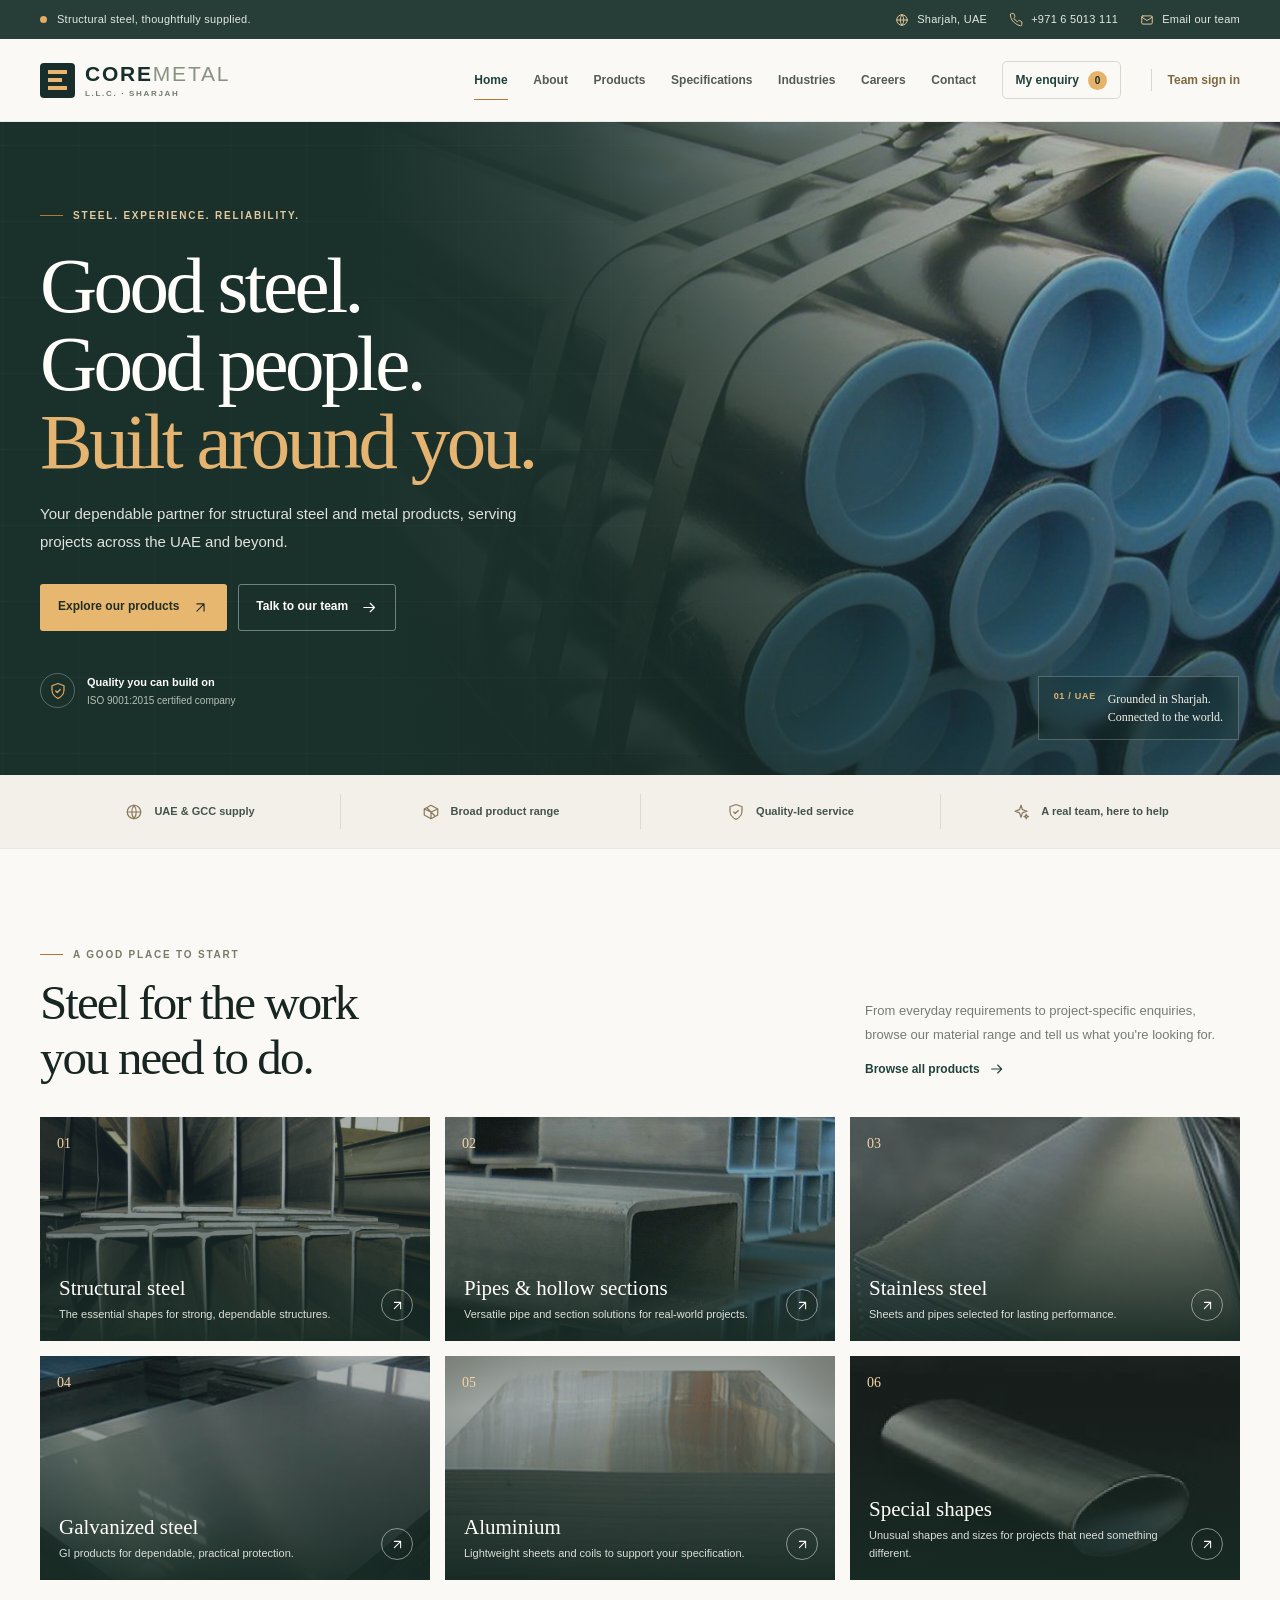
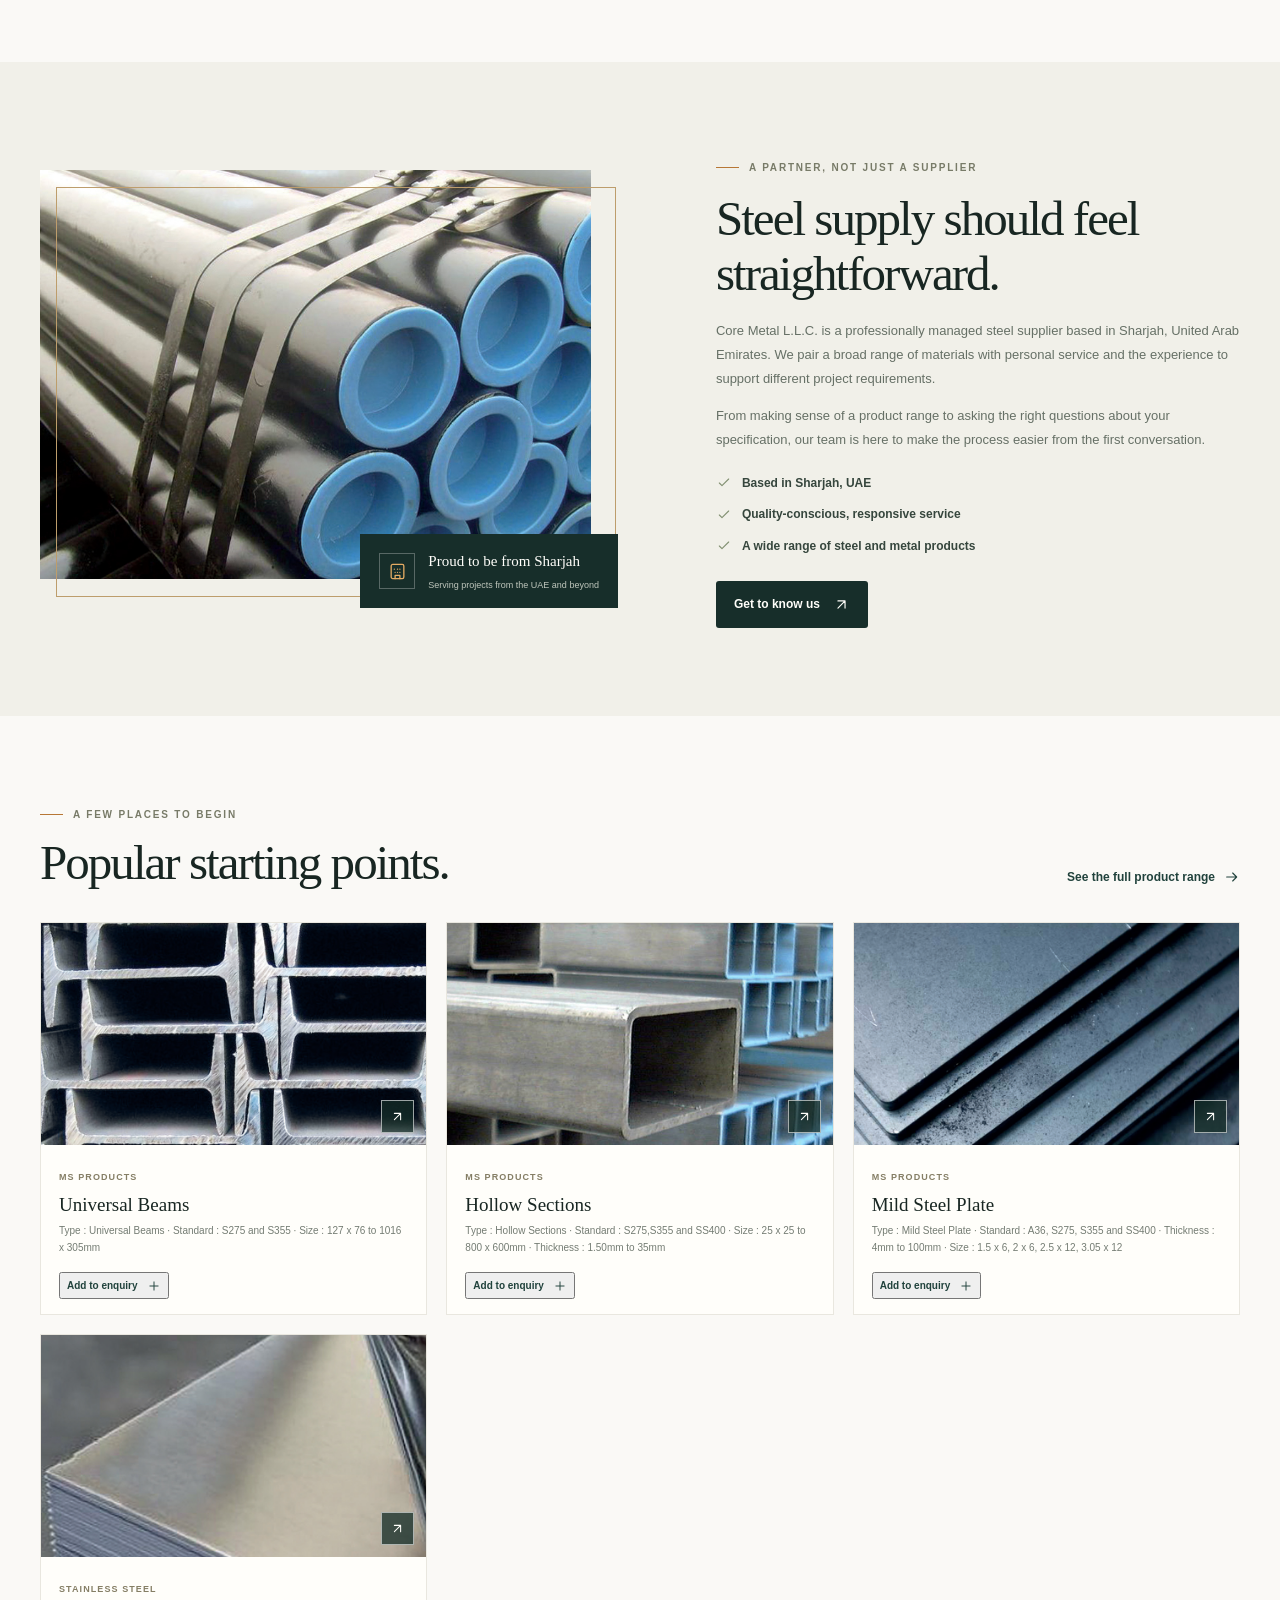
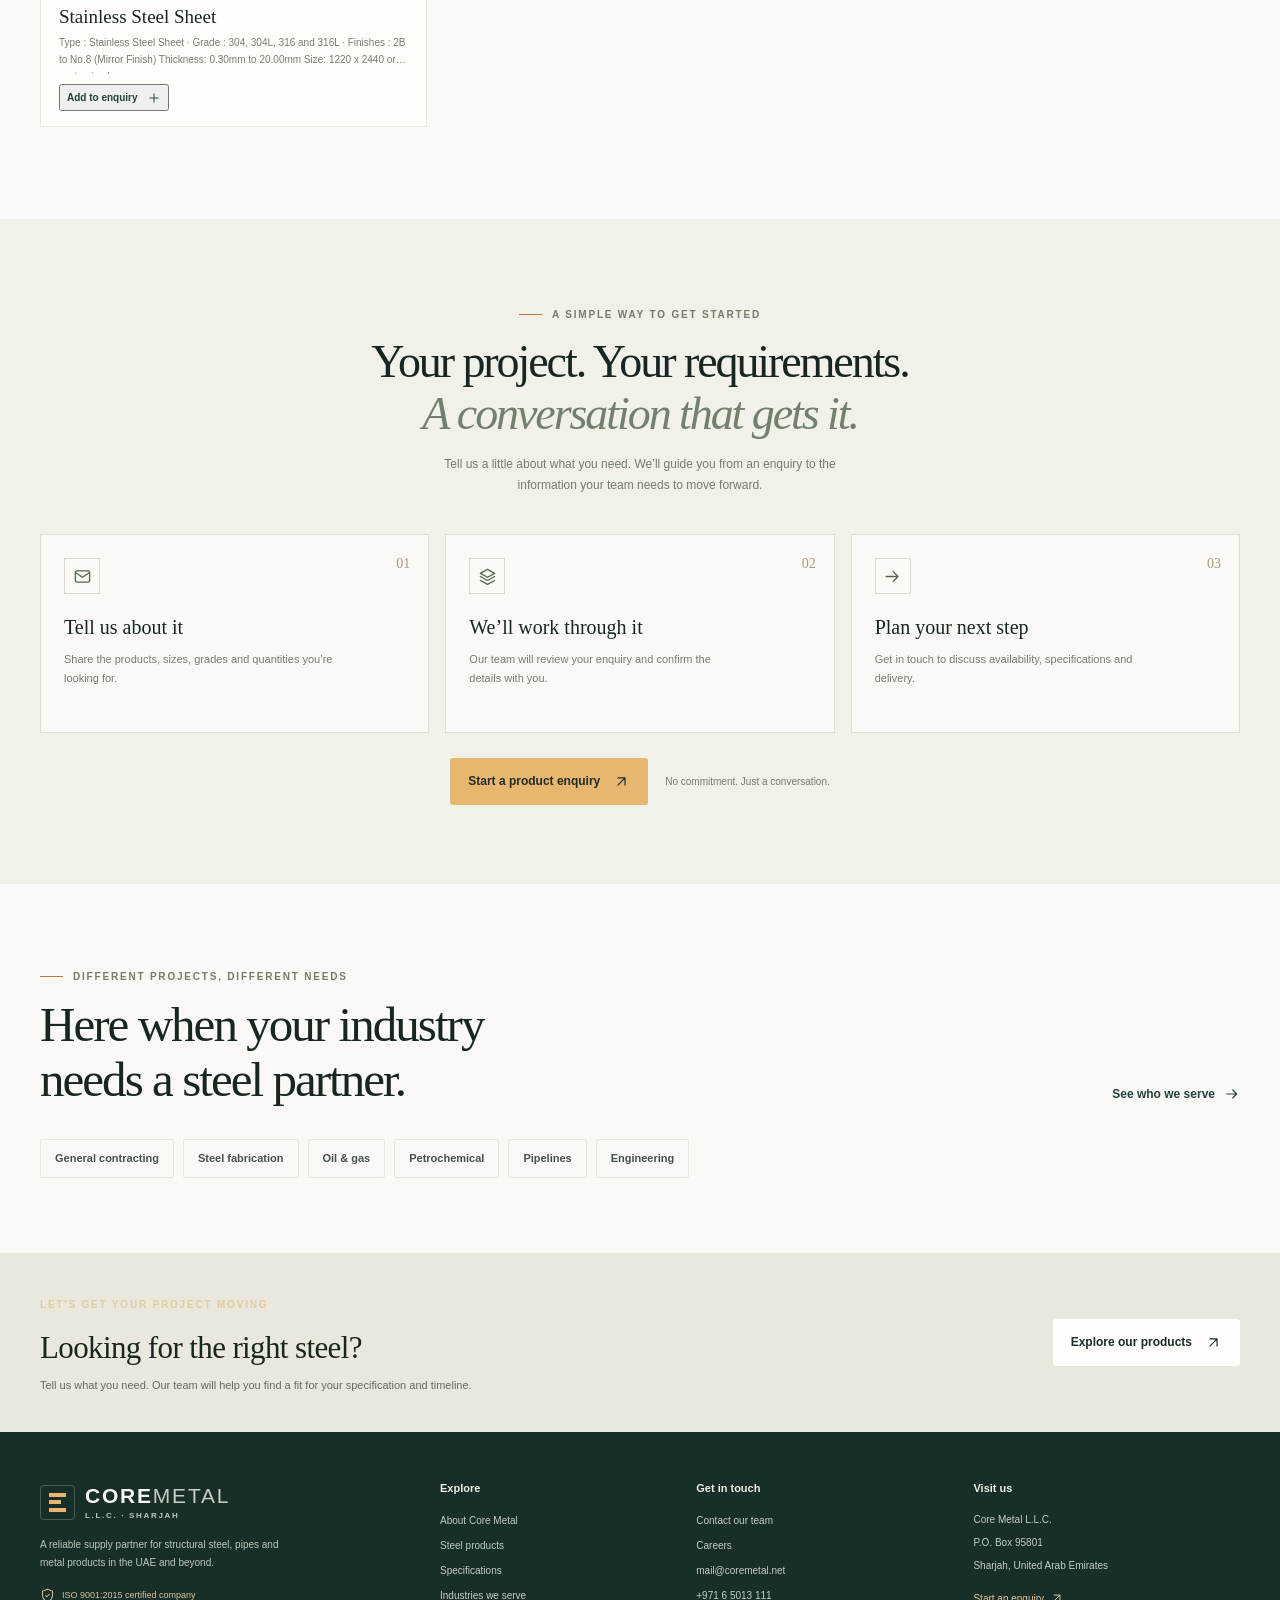
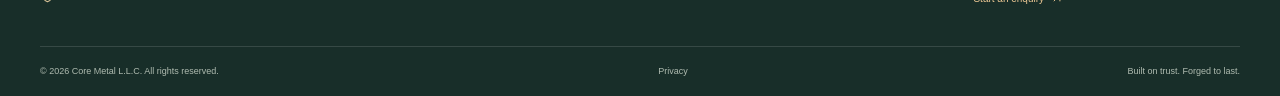
<file: index.html>
<!doctype html>
<html lang="en">
  <head>
    <meta charset="utf-8">
    <meta name="viewport" content="width=device-width, initial-scale=1">
    <meta name="theme-color" content="#faf9f6">
    <meta name="description" content="Your dependable steel supply partner in the UAE. Explore structural steel, pipes, stainless steel, aluminium and galvanized products from Core Metal L.L.C, Sharjah.">
    <title>Core Metal | Steel, supplied with confidence</title>
    <link rel="icon" href="assets/favicon.svg" type="image/svg+xml">
    <link rel="stylesheet" href="styles.css">
    <script src="assets/config.js" defer></script>
    <script src="app.js" defer></script>
  </head>
  <body><div id="site" data-page="home"></div></body>
</html>
</file>
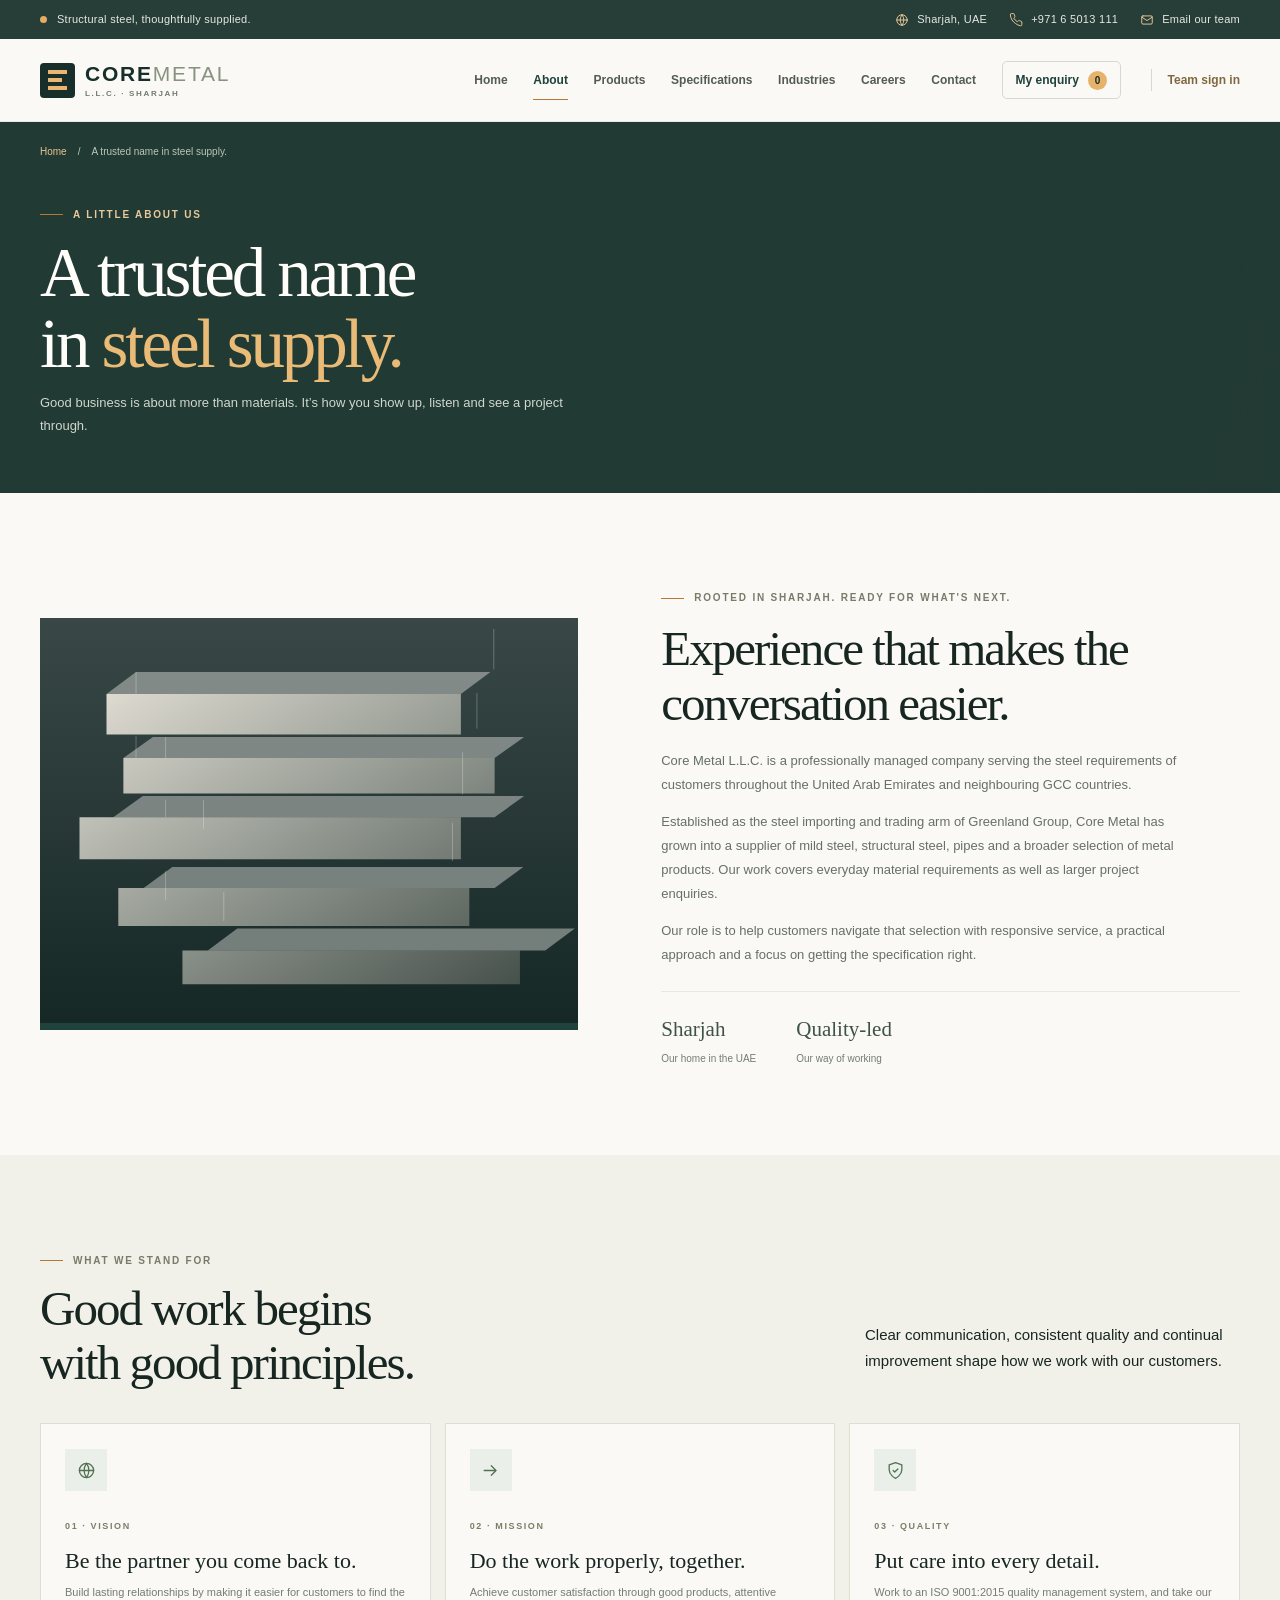
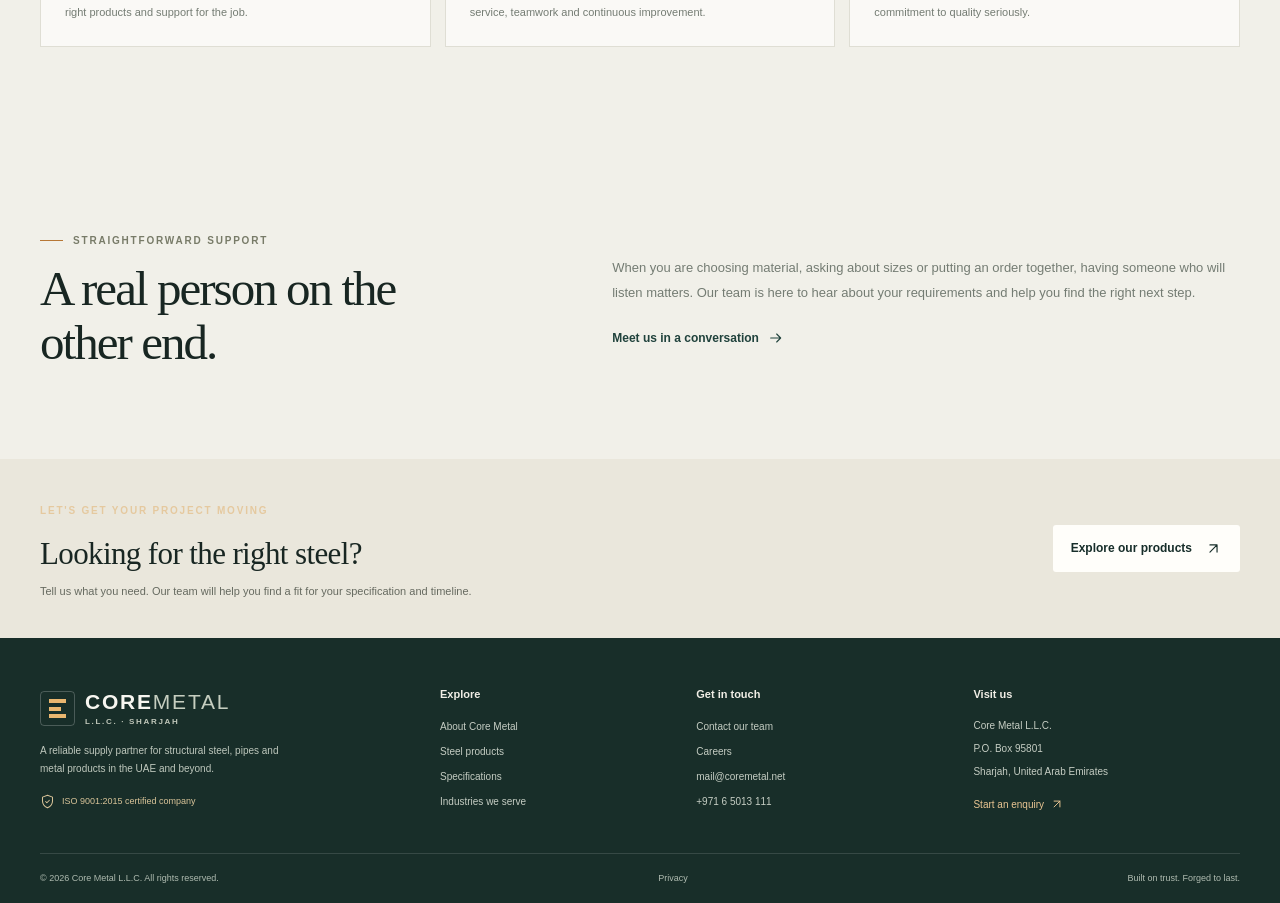
<file: about.html>
<!doctype html>
<html lang="en">
  <head>
    <meta charset="utf-8">
    <meta name="viewport" content="width=device-width, initial-scale=1">
    <meta name="theme-color" content="#faf9f6">
    <meta name="description" content="Meet Core Metal L.L.C., a Sharjah-based UAE steel supplier built around quality, responsive service and long-term customer relationships.">
    <title>About us | Core Metal</title>
    <link rel="icon" href="assets/favicon.svg" type="image/svg+xml">
    <link rel="stylesheet" href="styles.css">
    <script src="assets/config.js" defer></script>
    <script src="app.js" defer></script>
  </head>
  <body><div id="site" data-page="about"></div></body>
</html>
</file>
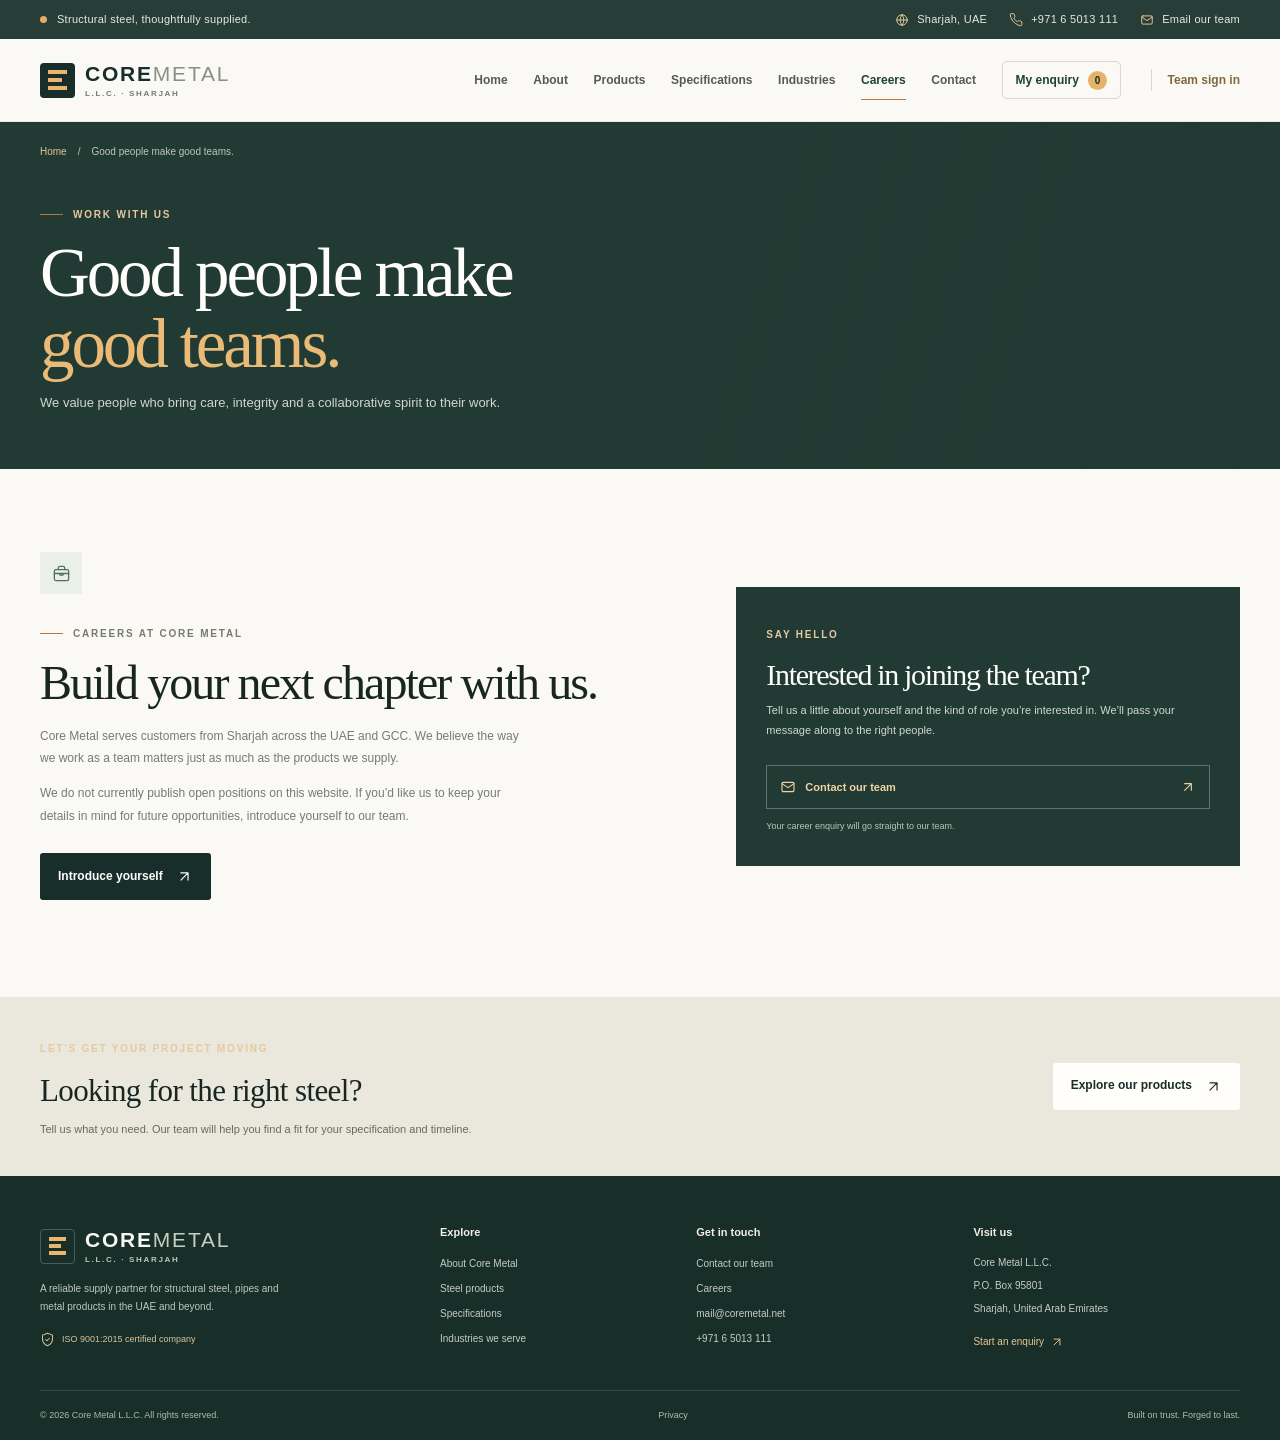
<file: careers.html>
<!doctype html>
<html lang="en">
  <head>
    <meta charset="utf-8">
    <meta name="viewport" content="width=device-width, initial-scale=1">
    <meta name="theme-color" content="#faf9f6">
    <meta name="description" content="Find out about careers at Core Metal L.L.C in Sharjah, UAE.">
    <title>Careers | Core Metal</title>
    <link rel="icon" href="assets/favicon.svg" type="image/svg+xml">
    <link rel="stylesheet" href="styles.css">
    <script src="assets/config.js" defer></script>
    <script src="app.js" defer></script>
  </head>
  <body><div id="site" data-page="careers"></div></body>
</html>
</file>
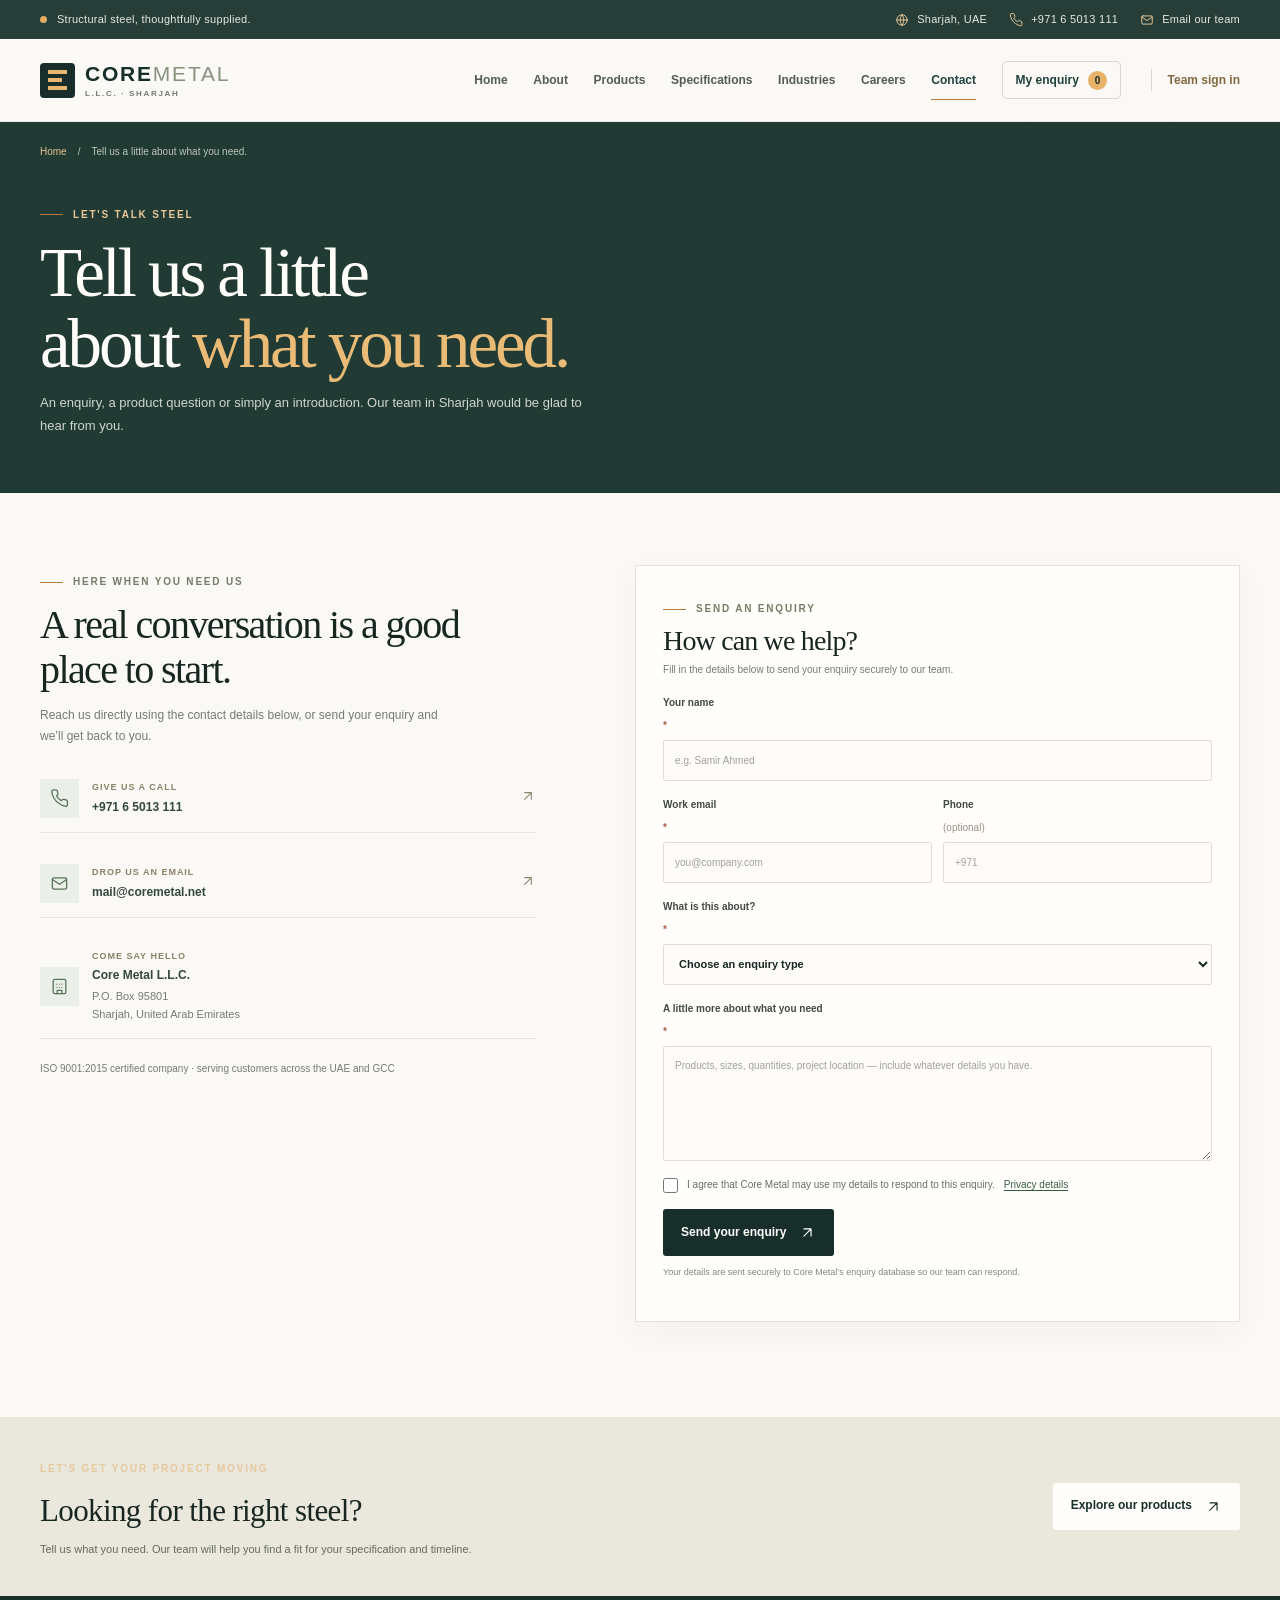
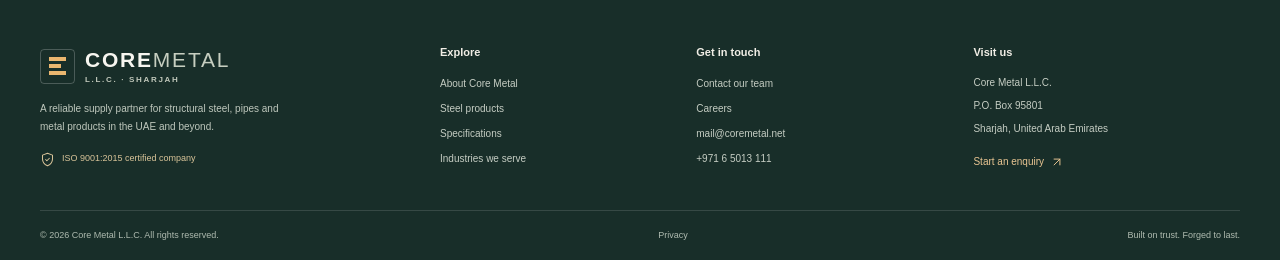
<file: contact.html>
<!doctype html>
<html lang="en">
  <head>
    <meta charset="utf-8">
    <meta name="viewport" content="width=device-width, initial-scale=1">
    <meta name="theme-color" content="#faf9f6">
    <meta name="description" content="Contact Core Metal L.L.C in Sharjah, UAE. Call +971 6 5013 111 or email mail@coremetal.net for assistance or a steel quotation.">
    <title>Contact us | Core Metal</title>
    <link rel="icon" href="assets/favicon.svg" type="image/svg+xml">
    <link rel="stylesheet" href="styles.css">
    <script src="assets/config.js" defer></script>
    <script src="app.js" defer></script>
  </head>
  <body><div id="site" data-page="contact"></div></body>
</html>
</file>
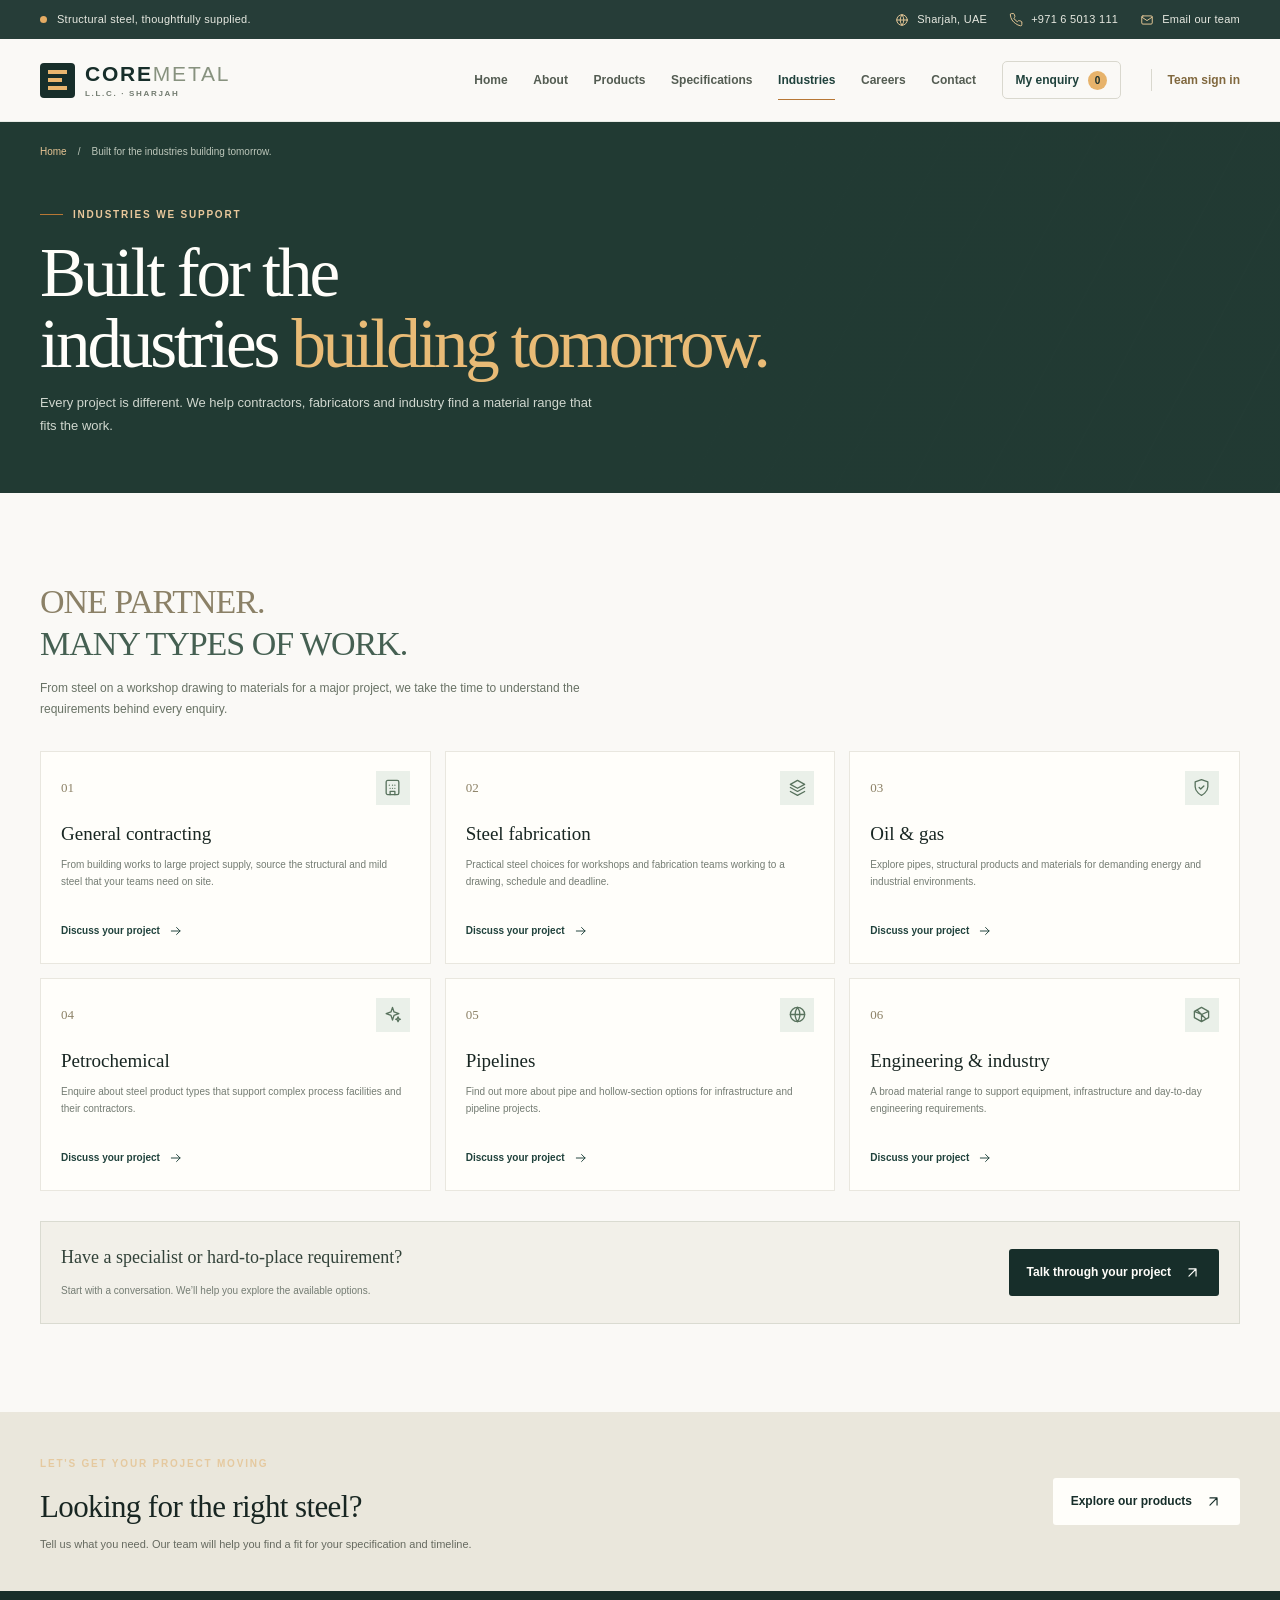
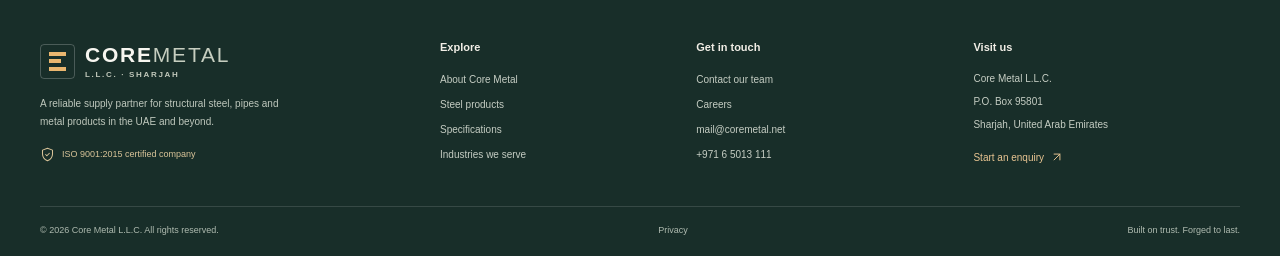
<file: industries.html>
<!doctype html>
<html lang="en">
  <head>
    <meta charset="utf-8">
    <meta name="viewport" content="width=device-width, initial-scale=1">
    <meta name="theme-color" content="#faf9f6">
    <meta name="description" content="Explore steel supply for contracting, fabrication, pipelines, oil and gas, and petrochemical industries from Core Metal L.L.C.">
    <title>Industries | Core Metal</title>
    <link rel="icon" href="assets/favicon.svg" type="image/svg+xml">
    <link rel="stylesheet" href="styles.css">
    <script src="assets/config.js" defer></script>
    <script src="app.js" defer></script>
  </head>
  <body><div id="site" data-page="industries"></div></body>
</html>
</file>
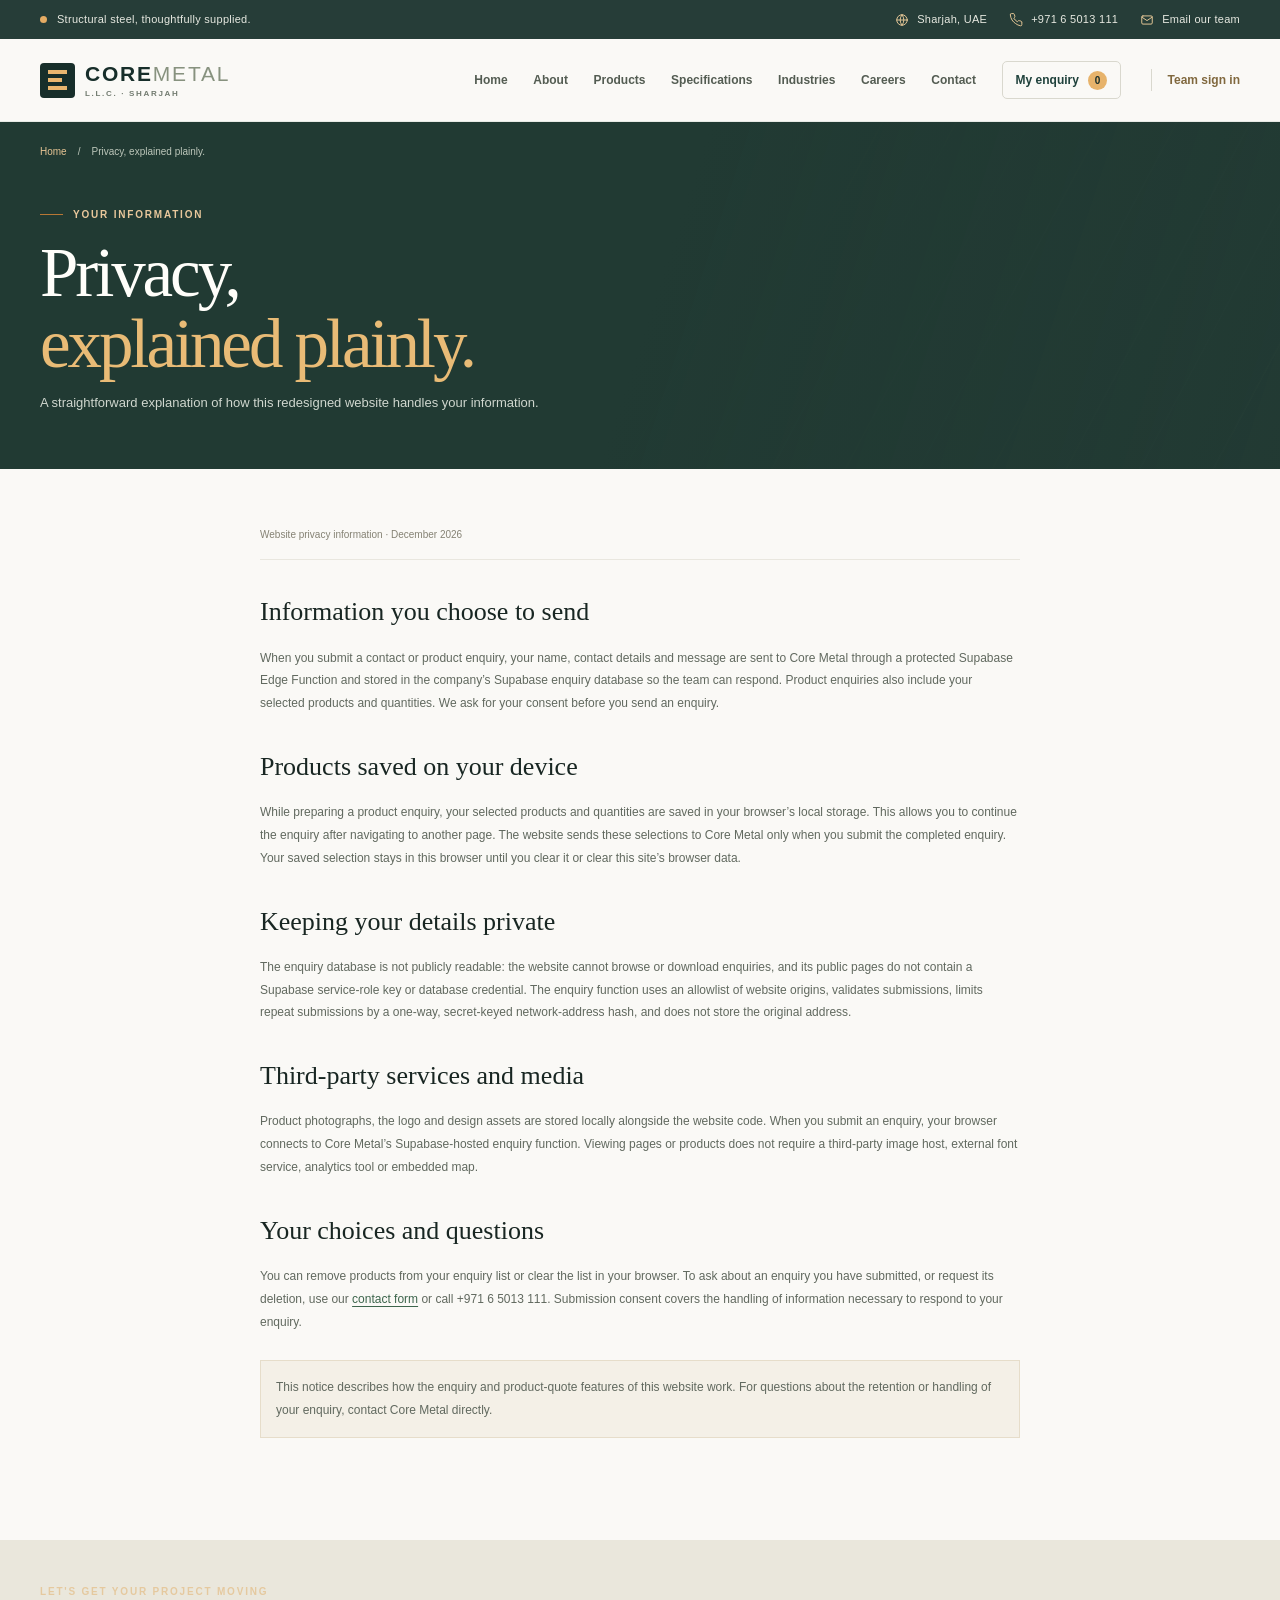
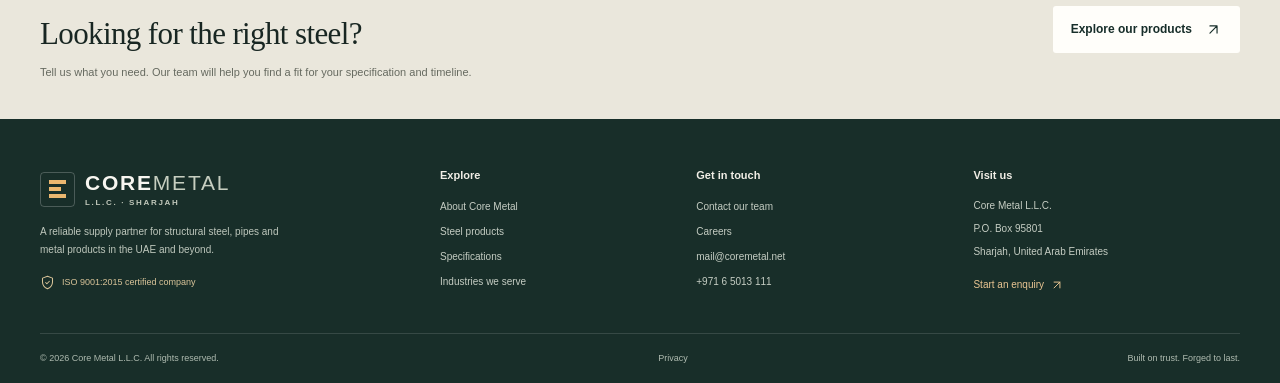
<file: privacy.html>
<!doctype html>
<html lang="en">
  <head>
    <meta charset="utf-8">
    <meta name="viewport" content="width=device-width, initial-scale=1">
    <meta name="theme-color" content="#faf9f6">
    <meta name="description" content="Learn how Core Metal L.L.C handles enquiries and personal information on its website.">
    <title>Privacy | Core Metal</title>
    <link rel="icon" href="assets/favicon.svg" type="image/svg+xml">
    <link rel="stylesheet" href="styles.css">
    <script src="assets/config.js" defer></script>
    <script src="app.js" defer></script>
  </head>
  <body><div id="site" data-page="privacy"></div></body>
</html>
</file>
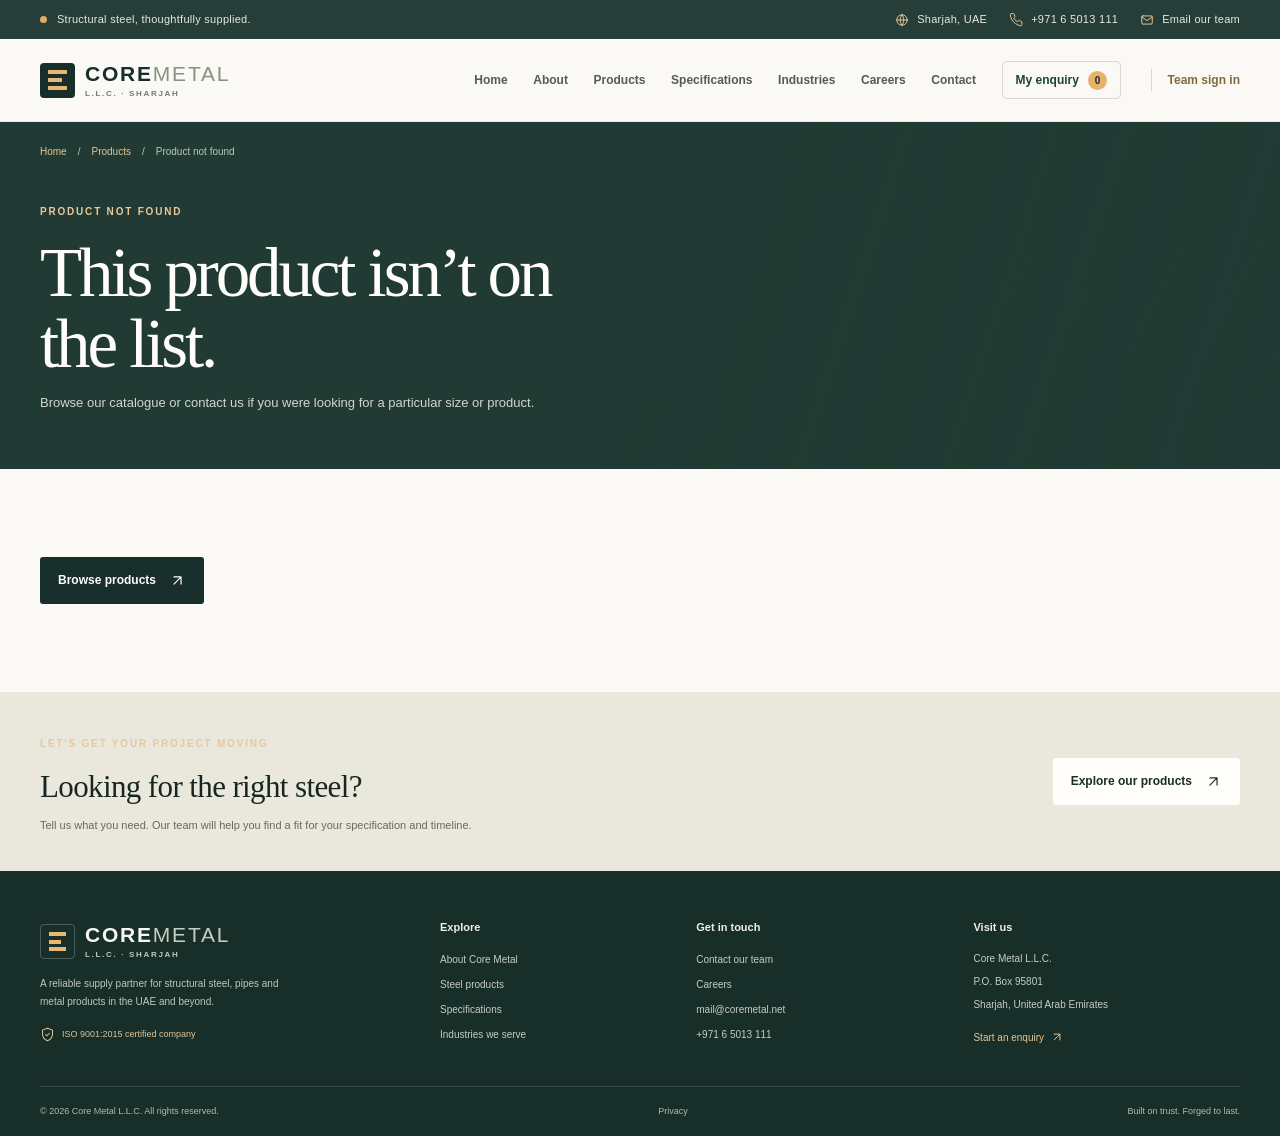
<file: product.html>
<!doctype html>
<html lang="en">
  <head>
    <meta charset="utf-8">
    <meta name="viewport" content="width=device-width, initial-scale=1">
    <meta name="theme-color" content="#faf9f6">
    <meta name="description" content="View steel and metal product information from Core Metal L.L.C., Sharjah, UAE.">
    <title>Product details | Core Metal</title>
    <link rel="icon" href="assets/favicon.svg" type="image/svg+xml">
    <link rel="stylesheet" href="styles.css">
    <script src="assets/config.js" defer></script>
    <script src="app.js" defer></script>
  </head>
  <body><div id="site" data-page="product"></div></body>
</html>
</file>
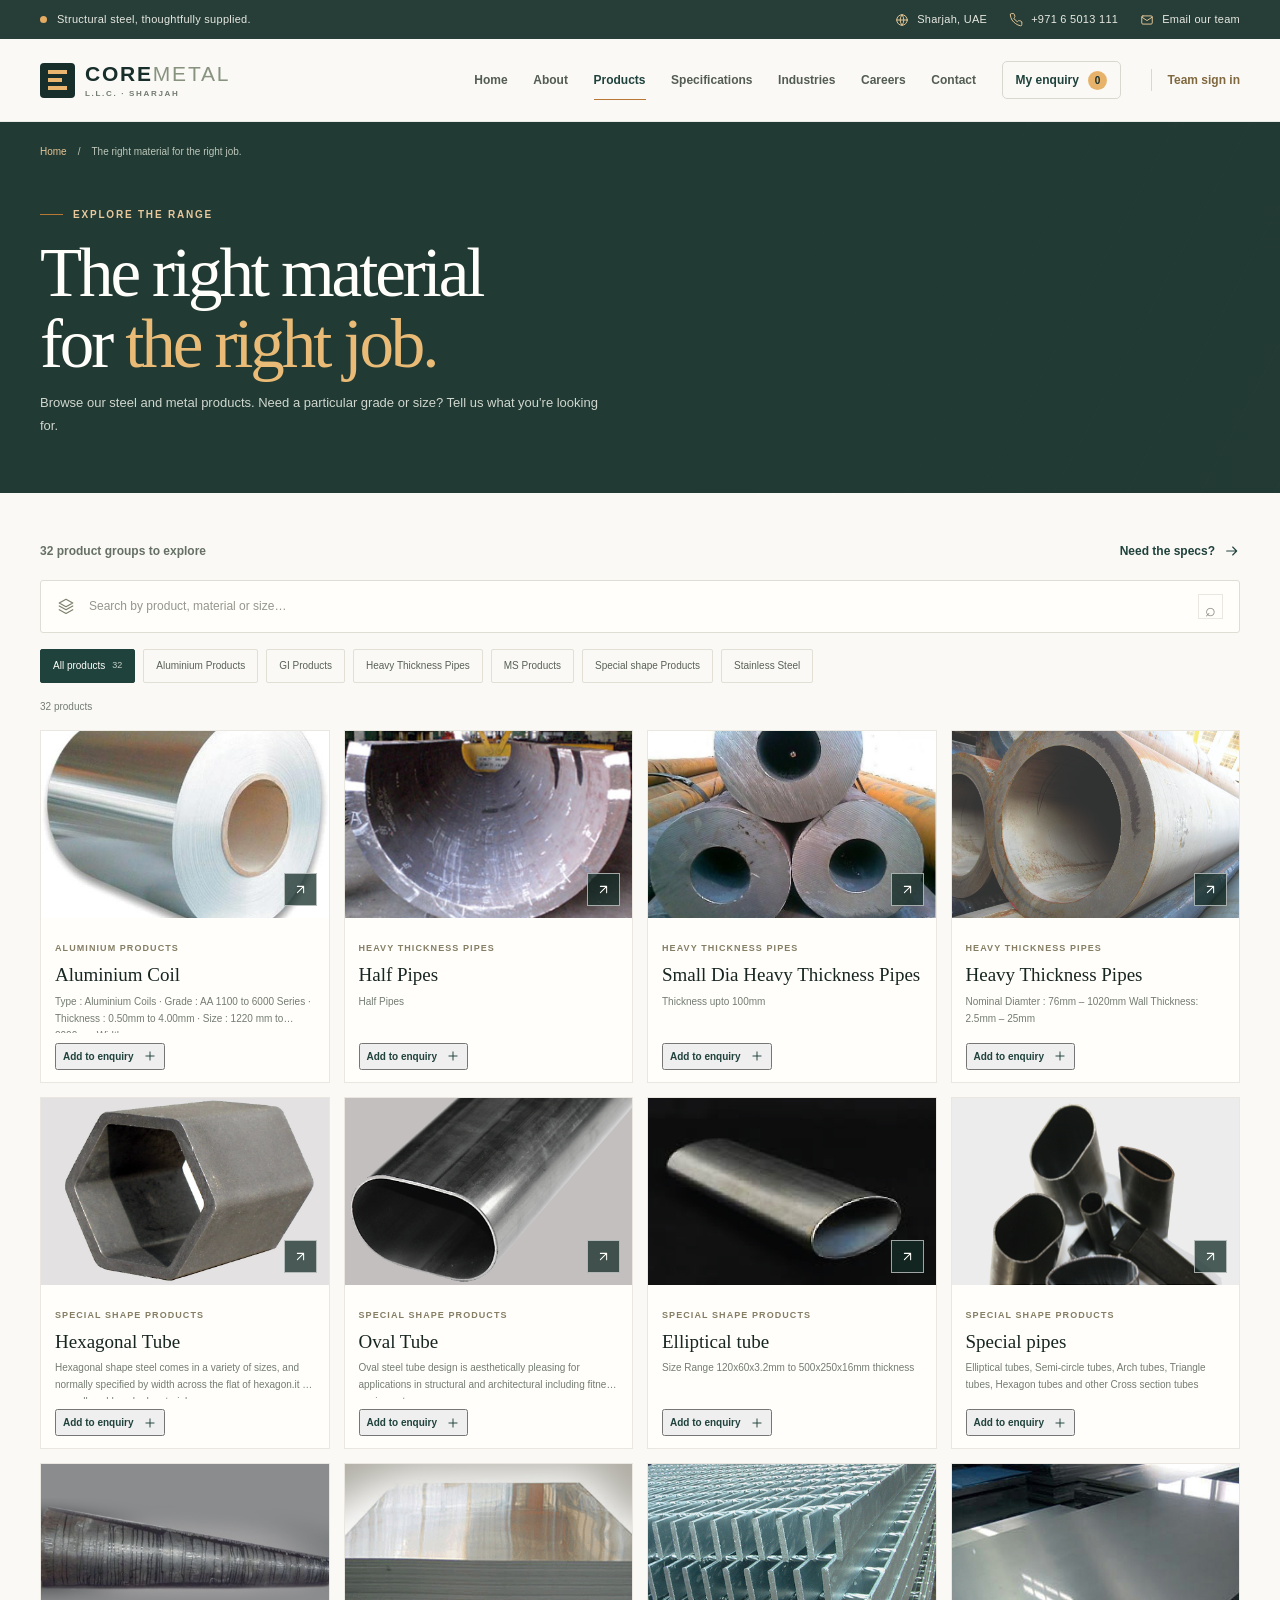
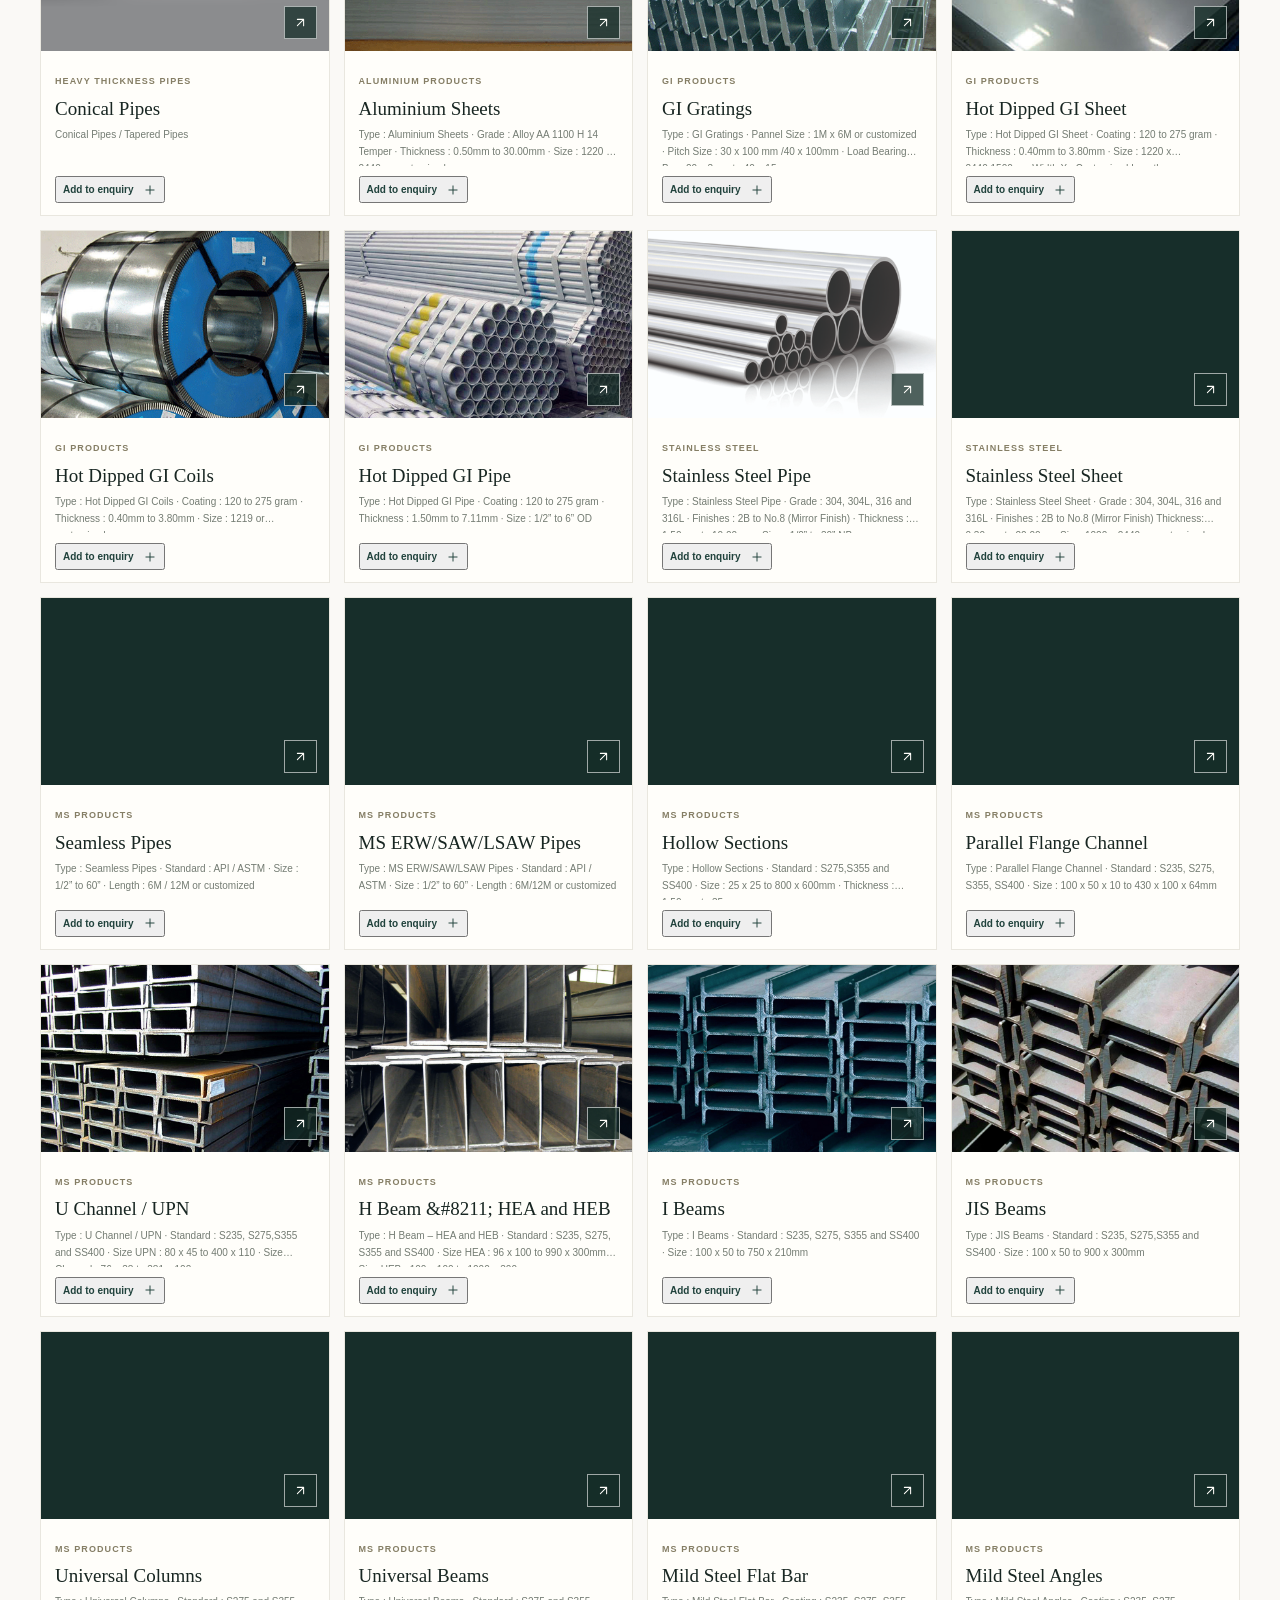
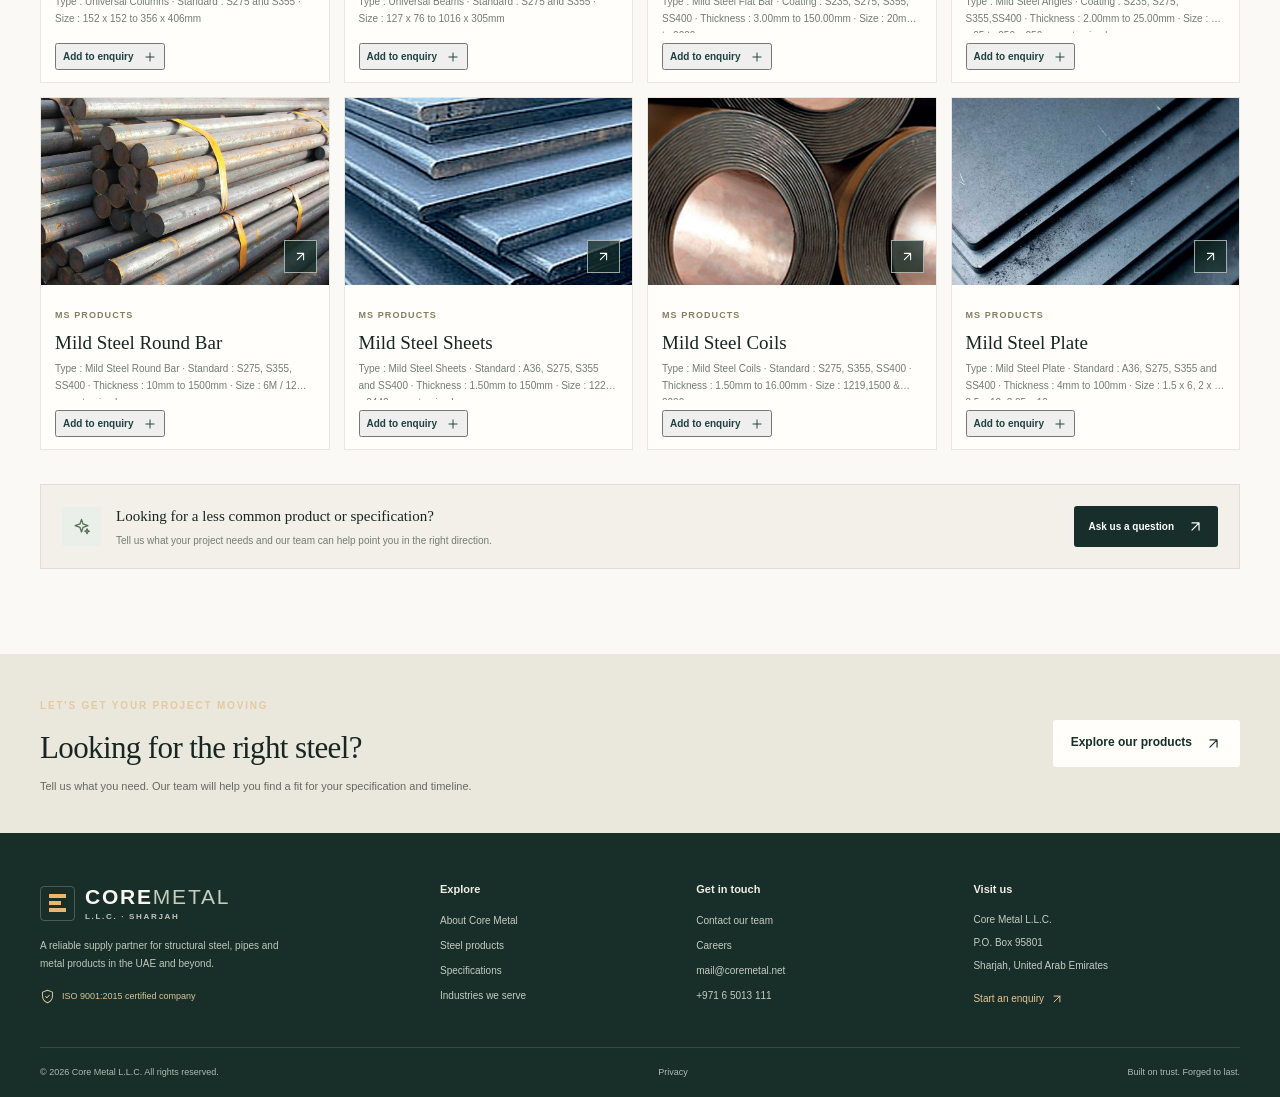
<file: products.html>
<!doctype html>
<html lang="en">
  <head>
    <meta charset="utf-8">
    <meta name="viewport" content="width=device-width, initial-scale=1">
    <meta name="theme-color" content="#faf9f6">
    <meta name="description" content="Browse mild steel, structural steel, pipes, stainless steel, galvanized steel, aluminium and special-shape products from Core Metal in the UAE.">
    <title>Steel products | Core Metal</title>
    <link rel="icon" href="assets/favicon.svg" type="image/svg+xml">
    <link rel="stylesheet" href="styles.css">
    <script src="assets/config.js" defer></script>
    <script src="app.js" defer></script>
  </head>
  <body><div id="site" data-page="products"></div></body>
</html>
</file>
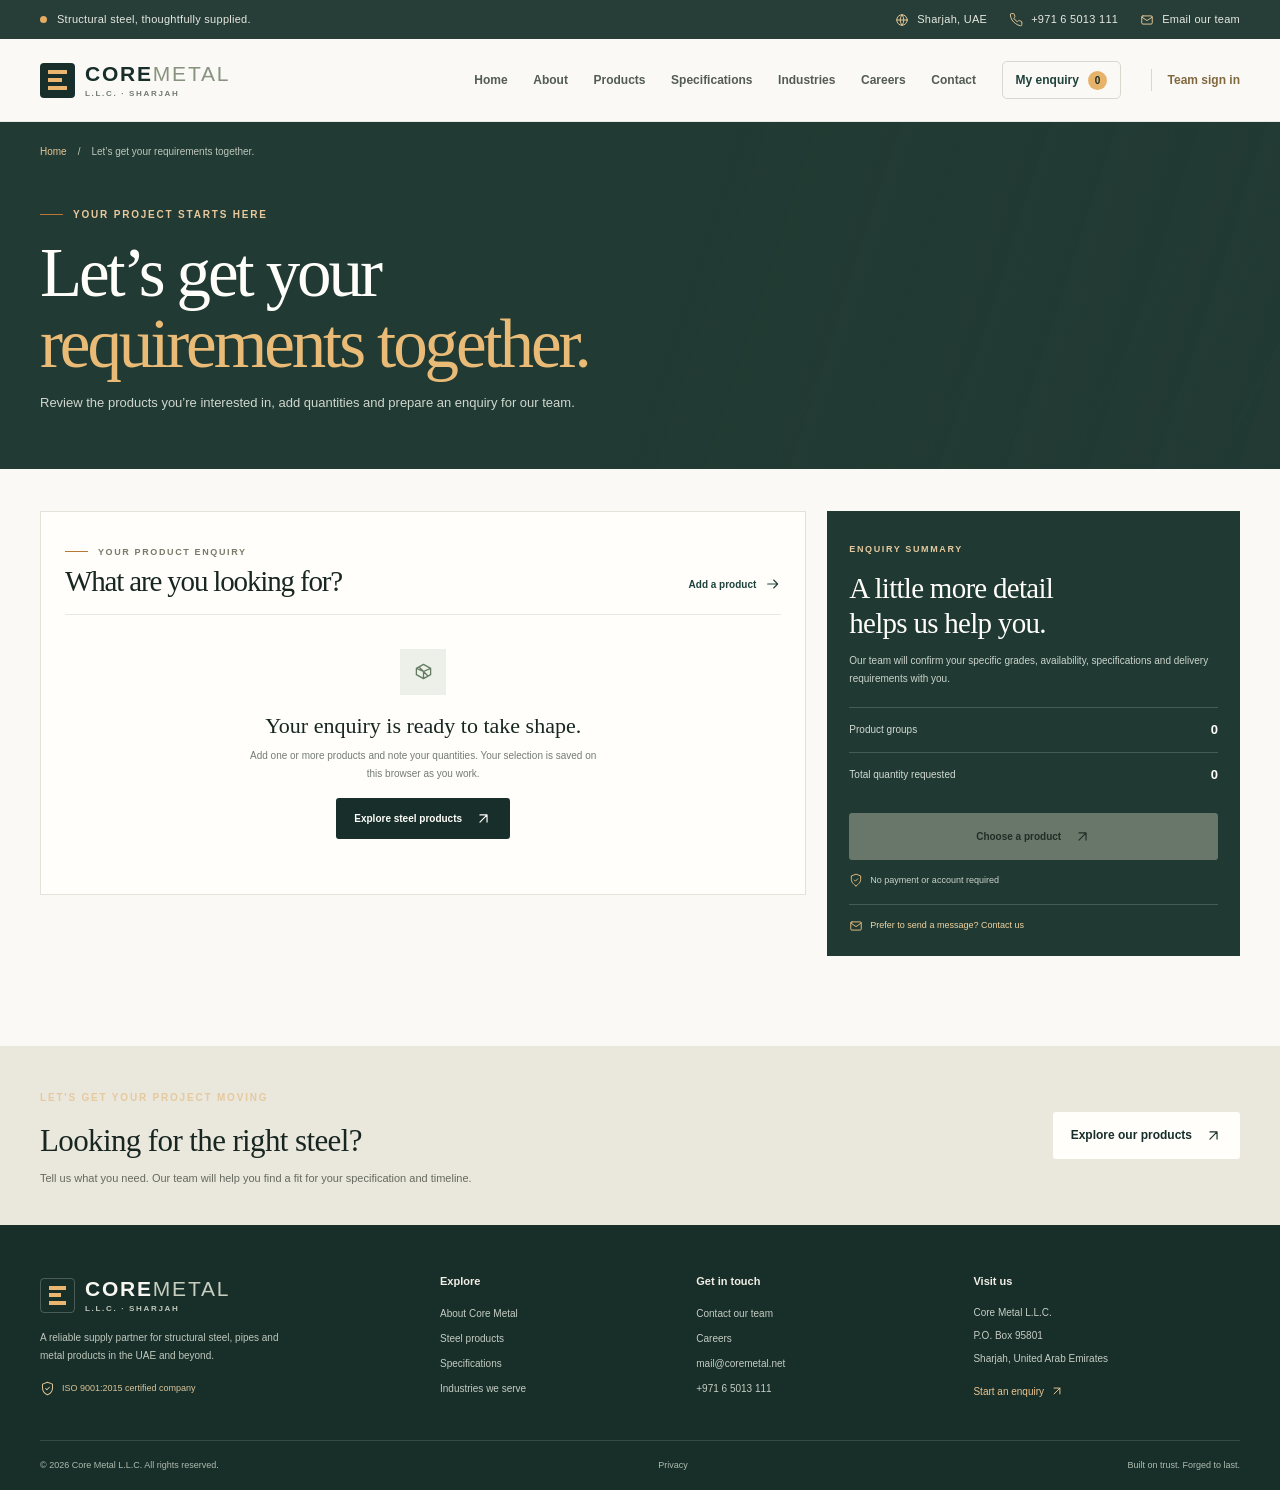
<file: quote.html>
<!doctype html>
<html lang="en">
  <head>
    <meta charset="utf-8">
    <meta name="viewport" content="width=device-width, initial-scale=1">
    <meta name="theme-color" content="#faf9f6">
    <meta name="description" content="Prepare a steel enquiry for Core Metal L.L.C. Select products, enter quantities and send your requirements to our Sharjah team.">
    <title>Request a quotation | Core Metal</title>
    <link rel="icon" href="assets/favicon.svg" type="image/svg+xml">
    <link rel="stylesheet" href="styles.css">
    <script src="assets/config.js" defer></script>
    <script src="app.js" defer></script>
  </head>
  <body><div id="site" data-page="quote"></div></body>
</html>
</file>
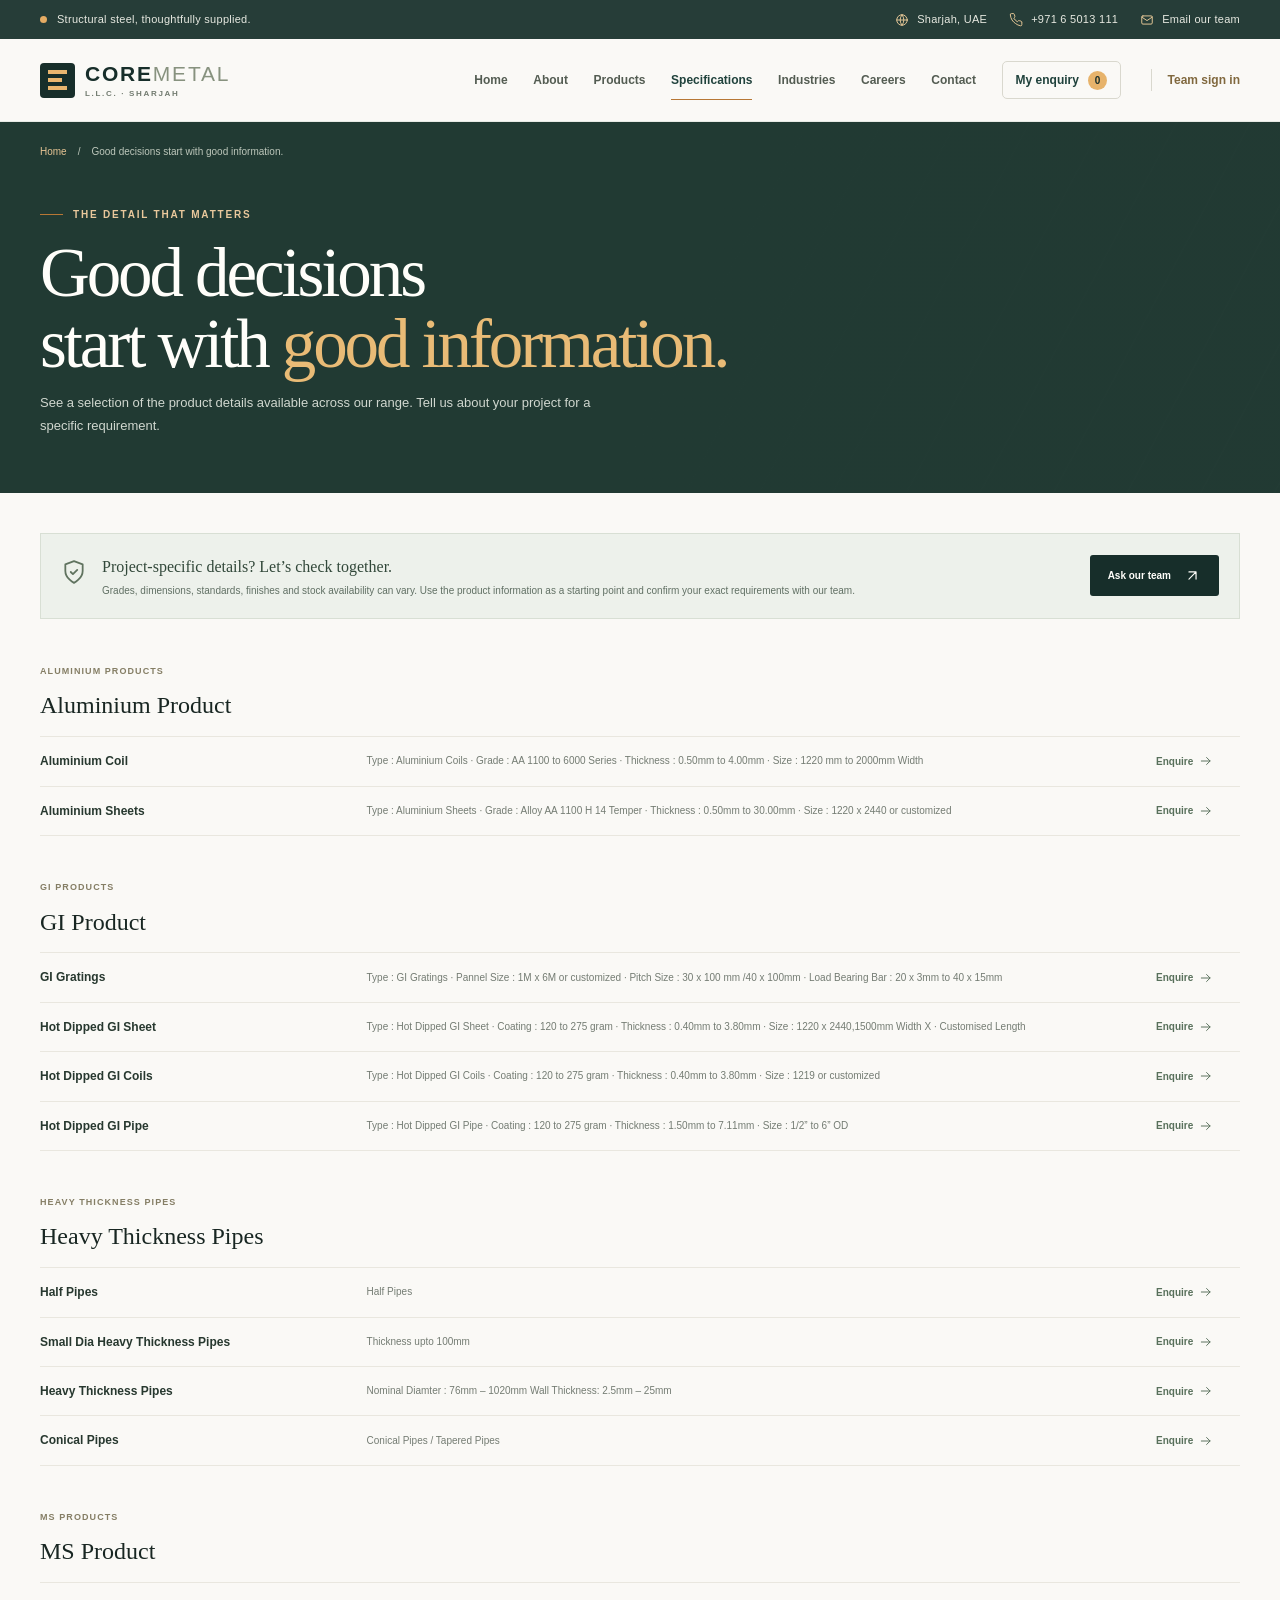
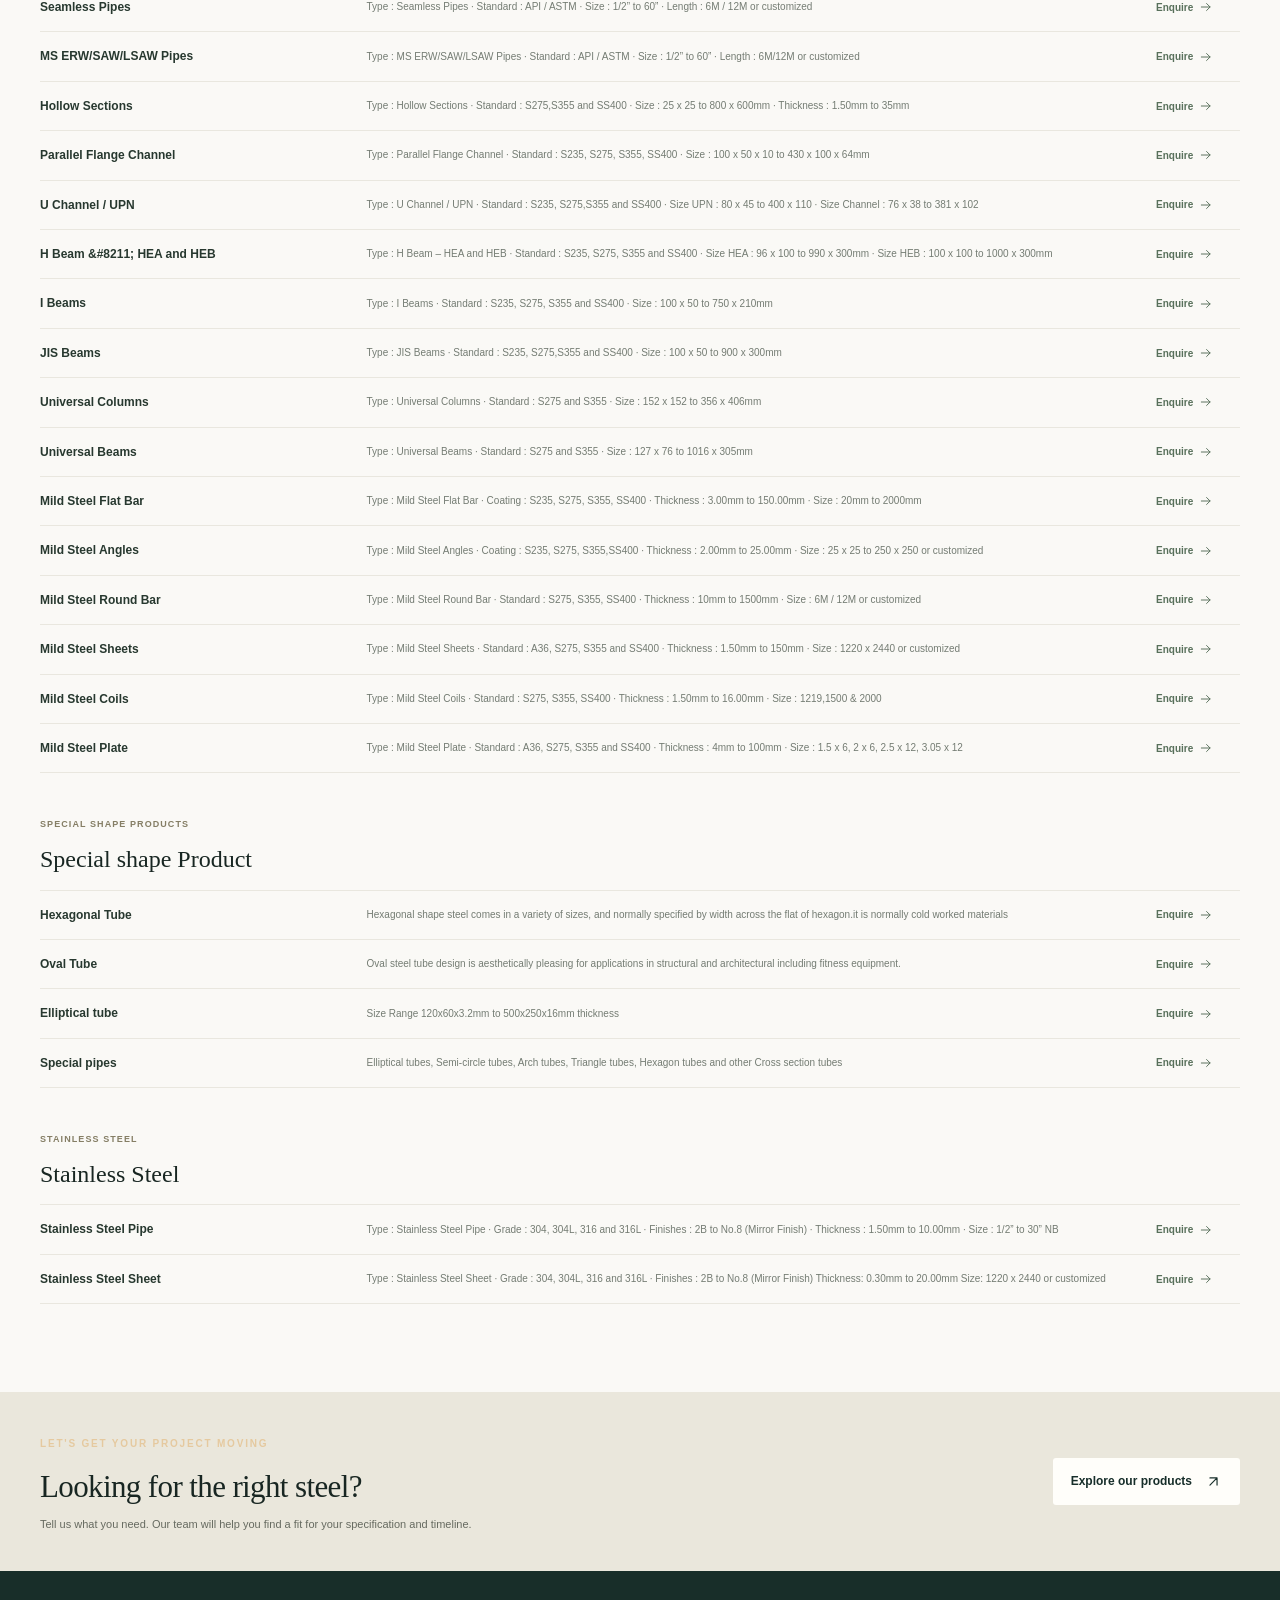
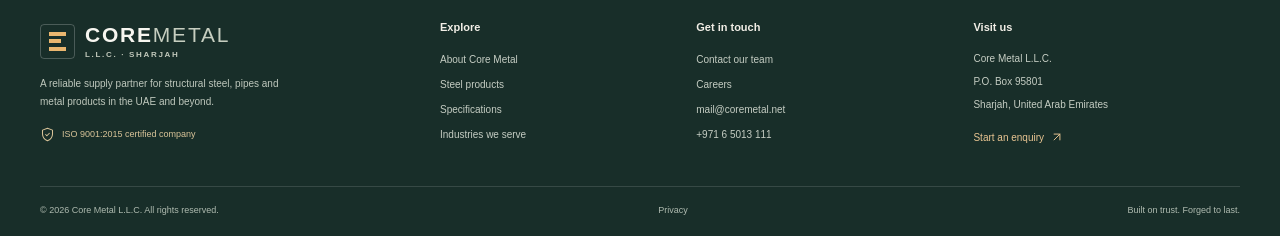
<file: specifications.html>
<!doctype html>
<html lang="en">
  <head>
    <meta charset="utf-8">
    <meta name="viewport" content="width=device-width, initial-scale=1">
    <meta name="theme-color" content="#faf9f6">
    <meta name="description" content="Browse available steel and product specifications from Core Metal. Confirm current grades, dimensions and mill certificates with our team.">
    <title>Specifications | Core Metal</title>
    <link rel="icon" href="assets/favicon.svg" type="image/svg+xml">
    <link rel="stylesheet" href="styles.css">
    <script src="assets/config.js" defer></script>
    <script src="app.js" defer></script>
  </head>
  <body><div id="site" data-page="specifications"></div></body>
</html>
</file>
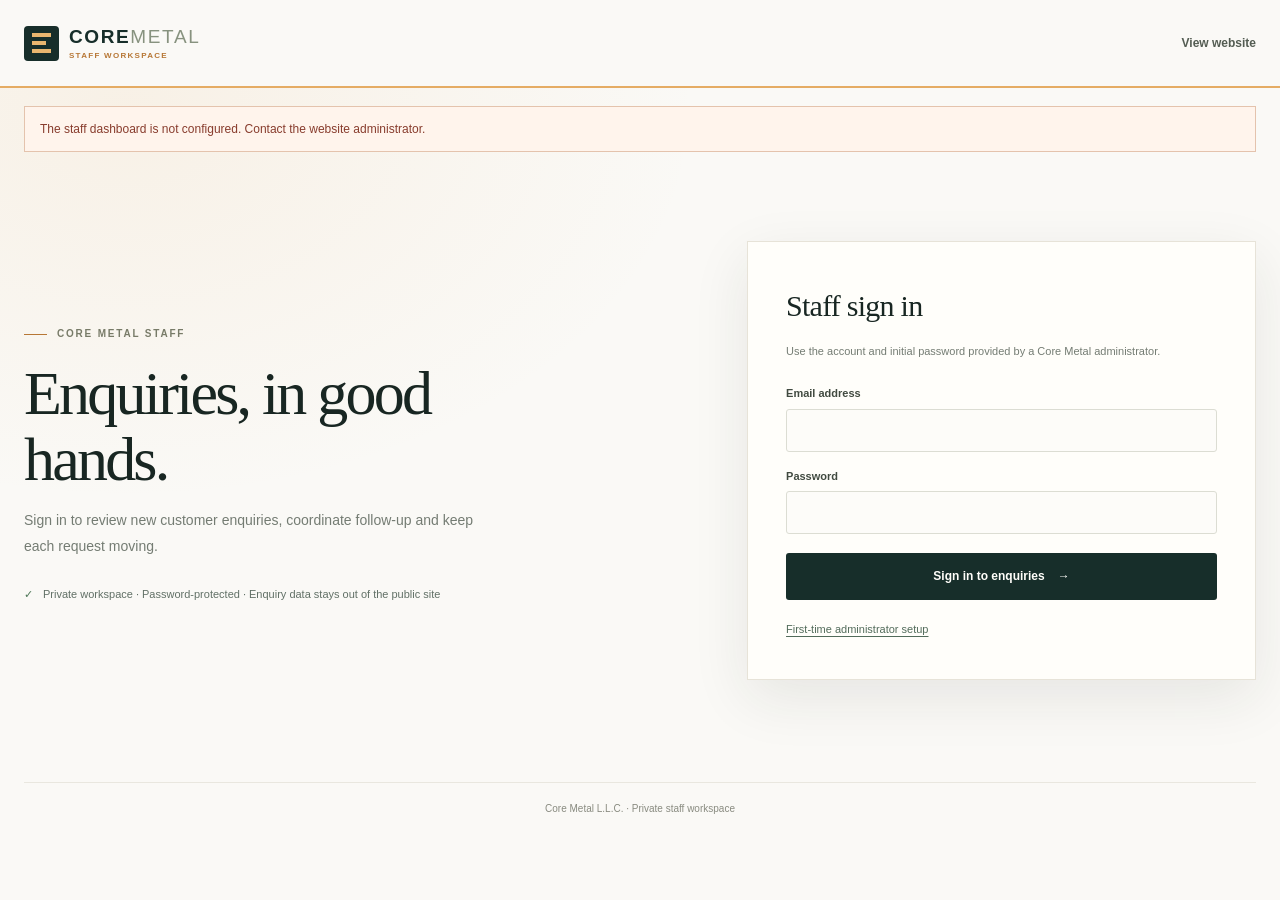
<file: staff.html>
<!doctype html>
<html lang="en">
  <head>
    <meta charset="utf-8">
    <meta name="viewport" content="width=device-width, initial-scale=1">
    <meta name="theme-color" content="#faf9f6">
    <meta name="robots" content="noindex, nofollow">
    <meta name="description" content="Private Core Metal staff enquiry dashboard.">
    <title>Staff dashboard | Core Metal</title>
    <link rel="icon" href="assets/favicon.svg" type="image/svg+xml">
    <link rel="stylesheet" href="styles.css">
    <script src="assets/config.js" defer></script>
    <script src="staff-dashboard.js" defer></script>
  </head>
  <body class="staff-body">
    <a class="skip-link" href="#staff-main">Skip to dashboard</a>
    <main id="staff-main" class="staff-shell" tabindex="-1">
      <div id="staff-app" class="staff-app" aria-live="polite">
        <p class="staff-loading">Loading the secure staff dashboard…</p>
      </div>
    </main>
  </body>
</html>
</file>
<file: styles.css>
:root {
  color-scheme: light;
  font-family: "Aptos", "Segoe UI", sans-serif;
  font-synthesis: none;
  text-rendering: optimizeLegibility;
  -webkit-font-smoothing: antialiased;
  -moz-osx-font-smoothing: grayscale;
  --ink: #182622;
  --ink-soft: #35433d;
  --muted: #747c73;
  --green: #20423c;
  --green-dark: #172e2a;
  --green-pale: #eaf0e9;
  --accent: #e5ac64;
  --accent-dark: #b77735;
  --paper: #faf9f6;
  --white: #fffefa;
  --line: #e9e7df;
  --font-body: "Aptos", "Segoe UI", sans-serif;
  --font-display: Georgia, "Times New Roman", serif;
  --container: 1200px;
  --radius: 5px;
  --shadow: 0 18px 54px rgb(36 39 30 / 9%);
}

* {
  box-sizing: border-box;
}

html {
  min-width: 320px;
  scroll-behavior: smooth;
  scroll-padding-top: 104px;
}

body {
  margin: 0;
  background: var(--paper);
  color: var(--ink);
  font-family: var(--font-body);
  font-size: 15px;
  line-height: 1.7;
}

body,
button,
input,
select,
textarea {
  font-family: var(--font-body);
}

body:has(.primary-navigation.is-open) {
  overflow-x: hidden;
}

a {
  color: inherit;
  text-decoration: none;
}

button,
input,
textarea,
select {
  font: inherit;
}

button {
  color: inherit;
}

img {
  max-width: 100%;
}

::selection {
  background: #e7bd80;
  color: #1b2b26;
}

:focus-visible {
  outline: 2px solid var(--accent-dark);
  outline-offset: 4px;
}

.container {
  width: min(calc(100% - 64px), var(--container));
  margin-inline: auto;
}

.icon {
  width: 19px;
  height: 19px;
  flex: 0 0 auto;
}

.skip-link {
  position: fixed;
  z-index: 1001;
  top: 12px;
  left: 12px;
  transform: translateY(-150%);
  padding: 9px 16px;
  background: var(--white);
  color: var(--ink);
}

.skip-link:focus {
  transform: translateY(0);
}

.visually-hidden {
  position: absolute;
  overflow: hidden;
  width: 1px;
  height: 1px;
  clip: rect(0, 0, 0, 0);
  white-space: nowrap;
  clip-path: inset(50%);
}

.utility-bar {
  min-height: 39px;
  background: #263d38;
  color: #e7e9e1;
  font-size: 11px;
  letter-spacing: .025em;
}

.utility-inner,
.utility-right,
.utility-right a,
.utility-right > span {
  display: flex;
  align-items: center;
}

.utility-inner {
  min-height: 39px;
  justify-content: space-between;
  gap: 18px;
}

.utility-inner > span:first-child {
  display: flex;
  align-items: center;
  gap: 10px;
}

.utility-dot {
  width: 7px;
  height: 7px;
  border-radius: 50%;
  background: var(--accent);
}

.utility-right {
  gap: 22px;
}

.utility-right a,
.utility-right > span {
  gap: 8px;
  color: #e7e9e1;
  transition: color .2s ease;
}

.utility-right a:hover {
  color: var(--accent);
}

.utility-right .icon {
  width: 14px;
  height: 14px;
  color: #e7c897;
}

.site-header {
  position: relative;
  z-index: 10;
  min-height: 82px;
  background: var(--paper);
  border-bottom: 1px solid rgb(24 38 34 / 8%);
}

.header-inner {
  display: flex;
  min-height: 82px;
  align-items: center;
  justify-content: space-between;
}

.brand {
  display: inline-flex;
  flex: 0 0 auto;
  align-items: center;
  gap: 10px;
}

.brand-icon {
  display: grid;
  width: 35px;
  height: 35px;
  padding: 7px 8px;
  gap: 3px;
  border-radius: 4px;
  background: var(--green-dark);
}

.brand-icon span {
  display: block;
  height: 4px;
  background: #eab66f;
}

.brand-icon span:nth-child(2) {
  width: 72%;
}

.brand-name {
  color: var(--green-dark);
  font-size: 21px;
  font-weight: 750;
  letter-spacing: .085em;
  line-height: 1;
  text-transform: uppercase;
}

.brand-name > span {
  color: #87927f;
  font-weight: 500;
}

.brand-name small {
  display: block;
  margin-top: 6px;
  color: #727b70;
  font-size: 8px;
  font-weight: 600;
  letter-spacing: .21em;
}

.primary-navigation {
  display: flex;
  align-items: center;
  gap: clamp(14px, 2vw, 28px);
}

.nav-link {
  position: relative;
  padding-block: 31px;
  color: #535c52;
  font-size: 12px;
  font-weight: 550;
  transition: color .18s ease;
}

.nav-link::after {
  position: absolute;
  right: 0;
  bottom: 21px;
  left: 0;
  height: 1px;
  transform: scaleX(0);
  background: var(--accent-dark);
  content: "";
  transform-origin: right;
  transition: transform .2s ease;
}

.nav-link:hover,
.nav-link.is-current {
  color: var(--green);
}

.nav-link:hover::after,
.nav-link.is-current::after {
  transform: scaleX(1);
  transform-origin: left;
}

.quote-nav {
  display: inline-flex;
  min-height: 38px;
  align-items: center;
  justify-content: center;
  gap: 9px;
  padding: 7px 13px;
  border: 1px solid #d9d8ce;
  border-radius: var(--radius);
  color: var(--green);
  font-size: 12px;
  font-weight: 650;
  transition: color .18s, background .18s, border-color .18s;
}

.quote-nav:hover {
  border-color: var(--green);
  background: var(--green);
  color: var(--white);
}

.team-login-link {
  margin-left: 4px;
  padding-left: 17px;
  color: #80683e;
  font-weight: 650;
  white-space: nowrap;
}

.team-login-link::before {
  position: absolute;
  top: 50%;
  left: 0;
  width: 1px;
  height: 22px;
  transform: translateY(-50%);
  background: #d9d8ce;
  content: "";
}

.quote-badge {
  display: grid;
  min-width: 19px;
  height: 19px;
  place-items: center;
  border-radius: 50%;
  background: #e7b36b;
  color: var(--green-dark);
  font-size: 10px;
  font-weight: 750;
}

.menu-toggle {
  display: none;
  align-items: center;
  justify-content: center;
  gap: 8px;
  padding: 10px 12px;
  border: 1px solid var(--line);
  border-radius: 3px;
  background: transparent;
  color: var(--ink);
  cursor: pointer;
}

.menu-toggle .icon {
  width: 20px;
  height: 20px;
}

.site-notice {
  position: fixed;
  z-index: 50;
  right: 22px;
  bottom: 22px;
  max-width: min(380px, calc(100vw - 36px));
  transform: translateY(10px);
  padding: 14px 18px;
  border: 1px solid rgb(255 255 255 / 13%);
  border-radius: 4px;
  background: var(--green-dark);
  box-shadow: var(--shadow);
  color: var(--white);
  font-size: 13px;
  opacity: 0;
  pointer-events: none;
  transition: transform .18s, opacity .18s;
}

.site-notice.is-visible {
  transform: translateY(0);
  opacity: 1;
}

.floating-quote-cart[hidden] {
  display: none;
}

.floating-quote-cart {
  position: fixed;
  z-index: 48;
  right: 22px;
  bottom: 78px;
  display: grid;
  width: 54px;
  height: 54px;
  place-items: center;
  border: 1px solid #d9b779;
  border-radius: 50%;
  background: var(--green-dark);
  box-shadow: 0 8px 24px rgb(19 40 32 / 22%);
  color: var(--white);
  transition: transform .18s, box-shadow .18s;
}

.floating-quote-cart:hover {
  transform: translateY(-3px);
  box-shadow: 0 12px 28px rgb(19 40 32 / 27%);
}

.floating-quote-cart:focus-visible {
  outline: 3px solid #e7b36b;
  outline-offset: 3px;
}

.floating-quote-cart > .icon {
  width: 22px;
  height: 22px;
}

.floating-quote-count {
  position: absolute;
  top: -5px;
  right: -5px;
  display: grid;
  min-width: 21px;
  height: 21px;
  padding-inline: 5px;
  place-items: center;
  border: 2px solid var(--white);
  border-radius: 12px;
  background: #e7b36b;
  color: var(--green-dark);
  font-size: 10px;
  font-weight: 800;
}

.floating-quote-cart.is-bumped {
  animation: quote-cart-bump .5s cubic-bezier(.2, .8, .2, 1);
}

@keyframes quote-cart-bump {
  0% { transform: scale(1); }
  42% { transform: scale(1.17) rotate(-7deg); }
  72% { transform: scale(.94) rotate(3deg); }
  100% { transform: scale(1); }
}

.add-to-quote.is-added {
  animation: quote-add-flash .5s ease;
}

@keyframes quote-add-flash {
  0%, 100% { transform: scale(1); }
  45% { transform: scale(1.06); color: #8b5e2d; }
}

.hero {
  position: relative;
  overflow: hidden;
  min-height: 598px;
  isolation: isolate;
  background: #1d302c;
  color: var(--white);
}

.hero-visual,
.hero-visual > img,
.hero-image-shade,
.hero-grid-overlay {
  position: absolute;
  inset: 0;
}

.hero-visual {
  z-index: -1;
}

.hero-visual > img {
  left: auto;
  width: 80%;
  height: 100%;
  object-fit: cover;
  object-position: center 46%;
  opacity: .93;
}

.hero-image-shade {
  background:
    linear-gradient(90deg, #1a302b 0%, #1a302b 28%, rgb(26 48 43 / 90%) 44%, rgb(26 48 43 / 39%) 76%, rgb(26 48 43 / 18%) 100%),
    linear-gradient(0deg, rgb(20 36 32 / 55%), transparent 60%);
}

.hero-grid-overlay {
  pointer-events: none;
  background-image: linear-gradient(rgb(247 245 239 / 3%) 1px, transparent 1px), linear-gradient(90deg, rgb(247 245 239 / 3%) 1px, transparent 1px);
  background-position: 57% 4%;
  background-size: 76px 76px;
  mask-image: linear-gradient(90deg, black 12%, transparent 90%);
}

.hero-content {
  position: relative;
  display: flex;
  min-height: 598px;
  align-items: center;
  justify-content: space-between;
  padding-block: 76px 66px;
}

.hero-copy {
  max-width: 645px;
}

.eyebrow {
  display: inline-flex;
  align-items: center;
  gap: 10px;
  color: #787b68;
  font-size: 10px;
  font-weight: 750;
  letter-spacing: .18em;
  line-height: 1.4;
}

.eyebrow-line {
  width: 23px;
  height: 1px;
  background: var(--accent-dark);
}

.hero .eyebrow,
.eyebrow-light {
  color: #e5c99f;
}

.hero h1,
.page-banner h1,
.careers-panel h3 {
  font-family: var(--font-display);
  font-weight: 400;
  letter-spacing: -.045em;
}

.hero h1 {
  margin: 23px 0 18px;
  font-size: clamp(52px, 6.2vw, 79px);
  line-height: .99;
}

.hero h1 span {
  color: #e5b470;
}

.hero-copy > p {
  max-width: 490px;
  margin: 0;
  color: #e0e2db;
  font-size: 15px;
  line-height: 1.9;
}

.hero-actions {
  display: flex;
  flex-wrap: wrap;
  gap: 11px;
  margin-top: 27px;
}

.button {
  display: inline-flex;
  min-height: 47px;
  align-items: center;
  justify-content: center;
  gap: 13px;
  padding: 11px 17px;
  border: 1px solid transparent;
  border-radius: 3px;
  font-size: 12px;
  font-weight: 650;
  line-height: 1.3;
  transition: transform .18s, background .18s, color .18s, border-color .18s;
}

.button:hover {
  transform: translateY(-2px);
}

.button .icon {
  width: 17px;
  height: 17px;
}

.button-accent {
  background: #e8b76f;
  color: #202e26;
}

.button-accent:hover {
  background: #f1c78b;
}

.button-outline-light {
  border-color: rgb(255 255 255 / 39%);
  color: var(--white);
}

.button-outline-light:hover {
  border-color: var(--white);
  background: var(--white);
  color: var(--green-dark);
}

.button-dark {
  background: var(--green-dark);
  color: var(--white);
}

.button-dark:hover {
  background: #295148;
}

.button-light {
  background: var(--white);
  color: var(--green-dark);
}

.button-light:hover {
  background: #f4e2c5;
}

.hero-proof {
  display: inline-flex;
  align-items: center;
  gap: 12px;
  margin-top: 42px;
}

.proof-mark {
  display: grid;
  width: 35px;
  height: 35px;
  place-items: center;
  border: 1px solid rgb(255 255 255 / 28%);
  border-radius: 50%;
  color: var(--accent);
}

.proof-mark .icon {
  width: 18px;
  height: 18px;
}

.hero-proof strong,
.hero-proof small {
  display: block;
}

.hero-proof strong {
  font-size: 11px;
  font-weight: 650;
}

.hero-proof small {
  margin-top: 1px;
  color: #b8c1b6;
  font-size: 10px;
}

.hero-note {
  position: absolute;
  right: 1px;
  bottom: 35px;
  display: flex;
  align-items: flex-end;
  gap: 11px;
  padding: 13px 15px;
  border: 1px solid rgb(255 255 255 / 23%);
  background: rgb(23 46 42 / 38%);
  color: #f3f0e8;
  font-family: var(--font-display);
  font-size: 12px;
  line-height: 1.5;
  backdrop-filter: blur(6px);
}

.hero-note-index {
  align-self: flex-start;
  color: #e5b470;
  font-family: var(--font-body);
  font-size: 9px;
  font-weight: 700;
  letter-spacing: .08em;
}

.trust-strip {
  border-bottom: 1px solid var(--line);
  background: #f2f0e9;
}

.trust-strip-inner {
  display: grid;
  min-height: 73px;
  grid-template-columns: repeat(4, 1fr);
  align-items: center;
}

.trust-strip-inner > span {
  display: flex;
  align-items: center;
  justify-content: center;
  gap: 11px;
  padding: 8px 12px;
  color: #43524a;
  font-size: 11px;
  font-weight: 600;
}

.trust-strip-inner > span + span {
  border-left: 1px solid #dcdacf;
}

.trust-strip .icon {
  width: 18px;
  height: 18px;
  color: #8b795a;
}

.section {
  padding-block: 88px;
}

.section-categories {
  padding-bottom: 82px;
}

.section-heading {
  display: flex;
  align-items: flex-end;
  justify-content: space-between;
  gap: 28px;
  margin-bottom: 32px;
}

.section-heading h2,
.about-home-copy h2,
.about-page-copy h2,
.contact-details h2,
.quote-panel-heading h2,
.quote-form-heading h2,
.industry-intro + .industries-grid + .industry-bottom strong,
.process-heading h2,
.story-row h2 {
  margin: 13px 0 0;
  font-family: var(--font-display);
  font-size: clamp(34px, 4vw, 49px);
  font-weight: 400;
  letter-spacing: -.04em;
  line-height: 1.12;
}

.section-heading-aside {
  max-width: 375px;
  padding-bottom: 3px;
}

.section-heading-aside p {
  margin: 0 0 9px;
  color: var(--muted);
  font-size: 13px;
  line-height: 1.8;
}

.text-action {
  display: inline-flex;
  min-height: 26px;
  align-items: center;
  gap: 9px;
  color: var(--green);
  font-size: 12px;
  font-weight: 700;
}

.text-action .icon {
  width: 16px;
  height: 16px;
  transition: transform .16s ease;
}

.text-action:hover .icon {
  transform: translateX(4px);
}

.category-grid {
  display: grid;
  grid-template-columns: repeat(3, minmax(0, 1fr));
  gap: 15px;
}

.category-card {
  position: relative;
  display: block;
  overflow: hidden;
  min-height: 224px;
  isolation: isolate;
  background: #3c4a43;
  color: var(--white);
}

.category-image,
.category-shade {
  position: absolute;
  z-index: -1;
  inset: 0;
}

.category-image {
  width: 100%;
  height: 100%;
  object-fit: cover;
  opacity: .76;
  transition: transform .42s ease, opacity .25s ease;
}

.category-shade {
  background: linear-gradient(0deg, rgb(23 42 36 / 95%), rgb(23 42 36 / 22%) 76%);
}

.category-card:hover .category-image {
  transform: scale(1.045);
  opacity: .94;
}

.category-number {
  position: absolute;
  top: 15px;
  left: 17px;
  color: #f2d5a5;
  font-family: var(--font-display);
  font-size: 14px;
}

.category-copy {
  position: absolute;
  right: 54px;
  bottom: 18px;
  left: 19px;
}

.category-copy strong {
  display: block;
  font-family: var(--font-display);
  font-size: 21px;
  font-weight: 400;
  line-height: 1.25;
}

.category-copy > span {
  display: block;
  margin-top: 5px;
  color: #dbdfd9;
  font-size: 11px;
  line-height: 1.6;
}

.category-arrow {
  position: absolute;
  right: 17px;
  bottom: 20px;
  display: grid;
  width: 32px;
  height: 32px;
  place-items: center;
  border: 1px solid rgb(255 255 255 / 47%);
  border-radius: 50%;
  color: var(--white);
  transition: transform .18s, background .18s, color .18s;
}

.category-card:hover .category-arrow {
  transform: translate(2px, -2px);
  background: var(--accent);
  color: var(--green-dark);
}

.category-arrow .icon {
  width: 15px;
  height: 15px;
}

.section-about {
  background: #f1f0e9;
}

.about-home-grid {
  display: grid;
  grid-template-columns: 1fr .91fr;
  align-items: center;
  gap: clamp(48px, 8vw, 100px);
}

.about-picture {
  position: relative;
  min-height: 438px;
}

.about-picture > img:first-child {
  display: block;
  width: calc(100% - 25px);
  height: 409px;
  object-fit: cover;
  background: var(--green);
}

.about-picture::after {
  position: absolute;
  z-index: 0;
  top: 17px;
  right: 0;
  bottom: 11px;
  left: 16px;
  border: 1px solid #bd9d6c;
  content: "";
  pointer-events: none;
}

.about-picture-label {
  position: absolute;
  z-index: 1;
  right: -2px;
  bottom: 0;
  display: flex;
  align-items: center;
  gap: 13px;
  min-width: 250px;
  padding: 15px 19px;
  background: var(--green-dark);
  color: var(--white);
}

.about-picture-mark {
  display: grid;
  width: 36px;
  height: 36px;
  place-items: center;
  border: 1px solid rgb(255 255 255 / 28%);
  color: var(--accent);
}

.about-picture-label strong,
.about-picture-label small {
  display: block;
}

.about-picture-label strong {
  font-family: var(--font-display);
  font-size: 15px;
  font-weight: 400;
}

.about-picture-label small {
  margin-top: 3px;
  color: #bfc6bc;
  font-size: 9px;
}

.about-home-copy h2,
.about-page-copy h2 {
  max-width: 500px;
  margin-block: 16px 17px;
}

.about-home-copy > p,
.about-page-copy > p {
  max-width: 525px;
  color: #667066;
  font-size: 13px;
  line-height: 1.85;
}

.check-list {
  display: grid;
  gap: 11px;
  margin: 21px 0 25px;
  padding: 0;
  list-style: none;
}

.check-list li {
  display: flex;
  align-items: center;
  gap: 10px;
  color: #36463d;
  font-size: 12px;
  font-weight: 550;
}

.check-list .icon {
  width: 16px;
  height: 16px;
  color: #829072;
}

.section-featured {
  padding-block: 81px 92px;
}

.featured-grid {
  grid-template-columns: repeat(4, minmax(0, 1fr));
}

.product-grid {
  display: grid;
  grid-template-columns: repeat(3, minmax(0, 1fr));
  gap: 19px;
}

.product-card {
  overflow: hidden;
  border: 1px solid var(--line);
  background: var(--white);
  transition: box-shadow .2s, transform .2s;
}

.product-card:hover {
  transform: translateY(-3px);
  box-shadow: 0 12px 30px rgb(36 39 30 / 8%);
}

.product-image {
  position: relative;
  display: block;
  overflow: hidden;
  height: 222px;
  background: #243933;
}

.product-image > img {
  width: 100%;
  height: 100%;
  background: var(--green-dark);
  object-fit: cover;
  transition: transform .3s;
}

.product-card:hover .product-image > img {
  transform: scale(1.035);
}

.product-image-arrow {
  position: absolute;
  right: 12px;
  bottom: 12px;
  display: grid;
  width: 33px;
  height: 33px;
  place-items: center;
  border: 1px solid rgb(255 255 255 / 59%);
  background: rgb(21 44 39 / 75%);
  color: var(--white);
}

.product-image-arrow .icon {
  width: 15px;
  height: 15px;
}

.product-card-content {
  padding: 17px 18px 15px;
}

.product-category {
  color: #857e65;
  font-size: 9px;
  font-weight: 700;
  letter-spacing: .12em;
  text-transform: uppercase;
}

.product-card h3 {
  margin: 5px 0;
  font-family: var(--font-display);
  font-size: 19px;
  font-weight: 400;
  line-height: 1.28;
}

.product-card h3 a:hover {
  color: #647855;
}

.product-description {
  display: -webkit-box;
  min-height: 40px;
  overflow: hidden;
  margin: 5px 0 9px;
  color: var(--muted);
  font-size: 10px;
  line-height: 1.7;
  -webkit-box-orient: vertical;
  -webkit-line-clamp: 2;
}

.product-card .text-action {
  min-height: 27px;
  font-size: 10px;
}

.product-card .text-action .icon {
  width: 14px;
  height: 14px;
}

.section-process {
  padding-block: 78px 79px;
  background: #f1f0e9;
}

.process-heading {
  max-width: 640px;
  margin-inline: auto;
  text-align: center;
}

.process-heading h2 {
  margin: 13px 0;
  font-family: var(--font-display);
  font-size: clamp(35px, 4vw, 46px);
  font-weight: 400;
  letter-spacing: -.045em;
  line-height: 1.15;
}

.process-heading h2 span {
  color: #72806d;
  font-style: italic;
}

.process-heading > p {
  max-width: 450px;
  margin: 0 auto;
  color: var(--muted);
  font-size: 12px;
}

.process-steps {
  display: grid;
  grid-template-columns: repeat(3, 1fr);
  gap: 16px;
  margin-top: 39px;
}

.process-step {
  position: relative;
  min-height: 199px;
  padding: 23px 23px;
  border: 1px solid #deded4;
  background: var(--paper);
}

.step-number {
  position: absolute;
  top: 17px;
  right: 18px;
  color: #a89a7d;
  font-family: var(--font-display);
  font-size: 14px;
}

.process-icon {
  display: grid;
  width: 36px;
  height: 36px;
  margin-bottom: 16px;
  place-items: center;
  border: 1px solid #dad9ce;
  color: #54664e;
}

.process-step h3 {
  margin: 0 0 6px;
  font-family: var(--font-display);
  font-size: 20px;
  font-weight: 400;
}

.process-step > p {
  max-width: 274px;
  margin: 0;
  color: var(--muted);
  font-size: 11px;
  line-height: 1.7;
}

.process-cta {
  display: flex;
  align-items: center;
  justify-content: center;
  gap: 17px;
  margin-top: 25px;
}

.process-cta > span {
  color: var(--muted);
  font-size: 10px;
}

.section-industries-preview {
  padding-block: 75px;
}

.industry-pills {
  display: flex;
  flex-wrap: wrap;
  gap: 9px;
  margin-top: 22px;
}

.industry-pills > span {
  padding: 9px 14px;
  border: 1px solid var(--line);
  border-radius: 2px;
  color: #455149;
  font-size: 11px;
  font-weight: 550;
}

.page-banner {
  overflow: hidden;
  padding-block: 21px 55px;
  background-color: #243933;
  background-image: linear-gradient(108deg, #213a33 4%, #213a33 51%, rgb(33 58 51 / 84%) 100%), repeating-linear-gradient(118deg, transparent 0 63px, rgb(243 244 230 / 4%) 64px 65px);
  color: var(--white);
}

.breadcrumbs {
  display: flex;
  align-items: center;
  gap: 11px;
  margin-bottom: 37px;
  color: #bdc7bb;
  font-size: 10px;
}

.breadcrumbs a {
  color: #e7c494;
}

.breadcrumbs a:hover {
  color: var(--white);
}

.page-banner .eyebrow {
  color: #e9c89c;
}

.page-banner h1 {
  max-width: 780px;
  margin: 15px 0 11px;
  font-size: clamp(47px, 6vw, 69px);
  line-height: 1.03;
}

.page-banner h1 .accent-text {
  color: #e9bb76;
}

.page-banner > .container > p {
  max-width: 570px;
  margin: 0;
  color: #d0d7cf;
  font-size: 13px;
  line-height: 1.8;
}

.section-catalog {
  padding-block: 38px 85px;
}

.catalog-topline {
  display: flex;
  align-items: center;
  justify-content: space-between;
  padding-block: 7px 16px;
}

.catalog-count {
  color: #667064;
  font-size: 12px;
  font-weight: 600;
}

.catalog-search {
  display: flex;
  height: 53px;
  align-items: center;
  gap: 12px;
  padding-inline: 16px;
  border: 1px solid #dfded5;
  border-radius: 3px;
  background: var(--white);
}

.catalog-search > .icon {
  width: 18px;
  height: 18px;
  color: #7e826f;
}

.catalog-search input {
  width: 100%;
  height: 100%;
  border: 0;
  outline: 0;
  background: transparent;
  color: var(--ink);
  font-size: 12px;
}

.catalog-search input::placeholder {
  color: #95978e;
}

.search-shortcut {
  display: grid;
  width: 25px;
  height: 25px;
  flex: 0 0 auto;
  place-items: center;
  border: 1px solid var(--line);
  color: #88897e;
  font-size: 18px;
}

.catalog-filters {
  display: flex;
  overflow-x: auto;
  align-items: center;
  gap: 8px;
  padding-block: 16px 12px;
  scrollbar-width: thin;
}

.filter-chip {
  display: inline-flex;
  min-height: 34px;
  flex: 0 0 auto;
  align-items: center;
  gap: 7px;
  padding: 6px 12px;
  border: 1px solid #e2dfd5;
  border-radius: 2px;
  background: transparent;
  color: #596156;
  cursor: pointer;
  font-size: 10px;
  transition: border-color .15s, background .15s, color .15s;
}

.filter-chip:hover,
.filter-chip.is-selected {
  border-color: var(--green);
  background: var(--green);
  color: var(--white);
}

.filter-chip > span {
  color: #c6d0c7;
  font-size: 9px;
}

.catalog-result {
  margin: 3px 0 15px;
  color: var(--muted);
  font-size: 10px;
}

.section-catalog .product-grid {
  grid-template-columns: repeat(4, minmax(0, 1fr));
  gap: 14px;
}

.section-catalog .product-image {
  height: 187px;
}

.section-catalog .product-card-content {
  padding: 15px 14px 12px;
}

.empty-results {
  display: flex;
  min-height: 190px;
  flex-direction: column;
  align-items: center;
  justify-content: center;
  gap: 4px;
  color: var(--muted);
  text-align: center;
}

.empty-results-icon {
  margin-bottom: 8px;
  color: #7e8979;
}

.empty-results strong {
  color: var(--ink);
  font-family: var(--font-display);
  font-size: 20px;
  font-weight: 400;
}

.empty-results > span:last-child {
  font-size: 11px;
}

.catalog-help {
  display: flex;
  align-items: center;
  gap: 15px;
  margin-top: 34px;
  padding: 19px 21px;
  border: 1px solid #dfded5;
  background: #f2f0e9;
}

.catalog-help-icon {
  display: grid;
  width: 39px;
  height: 39px;
  flex: 0 0 auto;
  place-items: center;
  background: var(--green-pale);
  color: #597058;
}

.catalog-help > div:nth-child(2) {
  display: grid;
  flex: 1;
  gap: 2px;
}

.catalog-help > div:nth-child(2) strong {
  font-family: var(--font-display);
  font-size: 15px;
  font-weight: 400;
}

.catalog-help > div:nth-child(2) span {
  color: var(--muted);
  font-size: 10px;
}

.catalog-help .button {
  min-height: 40px;
  padding-inline: 13px;
  font-size: 10px;
}

.section-specs {
  padding-block: 40px 88px;
}

.specs-note {
  display: flex;
  align-items: center;
  gap: 15px;
  margin-bottom: 37px;
  padding: 19px 20px;
  border: 1px solid #d8dfd4;
  background: #edf1eb;
}

.specs-note-icon {
  color: #60735f;
}

.specs-note-icon > .icon {
  width: 26px;
  height: 26px;
}

.specs-note > div {
  flex: 1;
}

.specs-note > div > strong {
  color: #32483a;
  font-family: var(--font-display);
  font-size: 16px;
  font-weight: 400;
}

.specs-note p {
  margin: 2px 0 0;
  color: #617064;
  font-size: 10px;
  line-height: 1.7;
}

.specs-note .button {
  min-height: 40px;
  font-size: 10px;
}

.specs-group {
  margin-top: 36px;
}

.specs-group-heading {
  margin-bottom: 10px;
}

.specs-group-heading h2 {
  margin: 4px 0 0;
  font-family: var(--font-display);
  font-size: 24px;
  font-weight: 400;
}

.section-product-detail {
  padding-block: 27px 66px;
}

.product-back-link {
  display: flex;
  align-items: center;
  gap: 11px;
  margin-bottom: 21px;
  color: #87877b;
  font-size: 10px;
}

.product-back-link a:first-child {
  display: inline-flex;
  align-items: center;
  gap: 7px;
  color: #546b55;
  font-weight: 650;
}

.product-back-link a:hover {
  color: var(--accent-dark);
}

.product-back-link .icon {
  width: 14px;
  height: 14px;
  transform: rotate(180deg);
}

.product-detail-layout {
  display: grid;
  grid-template-columns: 1fr .9fr;
  align-items: start;
  gap: clamp(34px, 6vw, 76px);
}

.product-detail-image {
  overflow: hidden;
  min-height: 360px;
  background: #263d37;
}

.product-main-image {
  width: 100%;
  height: clamp(335px, 40vw, 490px);
  object-fit: cover;
}

.product-detail-copy {
  padding-top: 10px;
}

.product-detail-copy > h2 {
  margin: 6px 0 10px;
  font-family: var(--font-display);
  font-size: clamp(34px, 4vw, 44px);
  font-weight: 400;
  letter-spacing: -.04em;
  line-height: 1.12;
}

.product-detail-copy > p {
  color: var(--muted);
  font-size: 12px;
  line-height: 1.8;
}

.product-specification {
  margin-top: 18px;
  border-top: 1px solid var(--line);
}

.spec-heading {
  display: block;
  padding-top: 13px;
  color: #82806c;
  font-size: 9px;
  font-weight: 750;
  letter-spacing: .13em;
}

.product-specification > ul {
  display: grid;
  grid-template-columns: repeat(2, minmax(0, 1fr));
  gap: 7px;
  margin: 10px 0 0;
  padding: 0;
  list-style: none;
}

.product-specification li {
  display: grid;
  min-height: 54px;
  align-content: center;
  gap: 3px;
  padding: 8px 10px;
  border: 1px solid var(--line);
  background: var(--white);
  color: #435249;
  font-size: 9px;
}

.product-specification li > span {
  color: #827d67;
  font-size: 8px;
  font-weight: 700;
  letter-spacing: .07em;
  text-transform: uppercase;
}

.product-specification li > strong {
  font-size: 10px;
  font-weight: 600;
  line-height: 1.45;
}

.product-specification-note {
  display: flex;
  align-items: flex-start;
  gap: 10px;
  padding-block: 13px;
  color: #63705f;
  font-size: 10px;
  line-height: 1.7;
}

.product-detail-actions {
  display: flex;
  flex-wrap: wrap;
  gap: 9px;
  margin-top: 21px;
}

.product-detail-actions .button {
  min-height: 43px;
  font-size: 10px;
}

.button-quiet {
  border-color: #ddded4;
  background: transparent;
  color: var(--green);
}

.button-quiet:hover {
  border-color: var(--green);
  background: #edf0e8;
}

.product-detail-footnote {
  display: flex;
  align-items: flex-start;
  gap: 7px;
  color: #777c72 !important;
  font-size: 9px !important;
}

.product-detail-footnote .icon {
  width: 14px;
  height: 14px;
  flex: 0 0 auto;
  color: #839174;
}

.related-products {
  padding-block: 60px;
  background: #f1f0e9;
}

.related-products .related-grid {
  grid-template-columns: repeat(3, minmax(0, 1fr));
}

.spec-list {
  border-top: 1px solid var(--line);
}

.spec-row {
  display: grid;
  grid-template-columns: minmax(150px, .8fr) minmax(240px, 2fr) 84px;
  align-items: center;
  gap: 18px;
  padding-block: 14px;
  border-bottom: 1px solid var(--line);
}

.spec-product {
  color: #27382f;
  font-size: 12px;
  font-weight: 600;
}

.spec-description {
  color: var(--muted);
  font-size: 10px;
  line-height: 1.6;
}

.spec-enquire {
  display: inline-flex;
  align-items: center;
  gap: 6px;
  color: #58705b;
  font-size: 10px;
  font-weight: 700;
}

.spec-enquire .icon {
  width: 14px;
  height: 14px;
}

.section-values {
  background: #f1f0e9;
}

.value-grid {
  display: grid;
  grid-template-columns: repeat(3, minmax(0, 1fr));
  gap: 14px;
}

.value-card {
  padding: 25px 24px 23px;
  border: 1px solid #dfded4;
  background: var(--paper);
}

.value-icon {
  display: grid;
  width: 42px;
  height: 42px;
  margin-bottom: 20px;
  place-items: center;
  background: var(--green-pale);
  color: #547153;
}

.value-card > .eyebrow {
  color: #807c65;
  font-size: 9px;
}

.value-card h3 {
  margin: 10px 0 8px;
  font-family: var(--font-display);
  font-size: 22px;
  font-weight: 400;
  line-height: 1.3;
}

.value-card p {
  margin: 0;
  color: var(--muted);
  font-size: 11px;
  line-height: 1.8;
}

.about-page-grid {
  display: grid;
  grid-template-columns: .93fr 1fr;
  align-items: center;
  gap: clamp(42px, 7vw, 83px);
}

.about-page-photo {
  overflow: hidden;
  min-height: 405px;
  background: var(--green);
}

.about-page-photo img {
  width: 100%;
  height: 405px;
  object-fit: cover;
}

.company-fact-row {
  display: flex;
  gap: 40px;
  margin-top: 24px;
  padding-top: 20px;
  border-top: 1px solid var(--line);
}

.company-fact-row > div {
  display: grid;
  gap: 2px;
}

.company-fact-row strong {
  color: #3e5342;
  font-family: var(--font-display);
  font-size: 21px;
  font-weight: 400;
}

.company-fact-row span {
  color: var(--muted);
  font-size: 10px;
}

.section-story {
  background: #f1f0e9;
}

.story-row {
  display: grid;
  grid-template-columns: .8fr 1fr;
  align-items: center;
  gap: 70px;
}

.story-row h2 {
  max-width: 430px;
}

.story-row > div:nth-child(2) > p {
  color: var(--muted);
  font-size: 13px;
  line-height: 1.9;
}

.story-row > div:nth-child(2) .text-action {
  margin-top: 7px;
}

.industry-intro {
  max-width: 690px;
  margin-bottom: 30px;
  color: #687265;
  font-size: 12px;
}

.industry-intro > span {
  display: block;
  color: #456052;
  font-family: var(--font-display);
  font-size: 34px;
  letter-spacing: -.03em;
  line-height: 1.25;
}

.industry-intro > span:first-child {
  color: #8b8167;
}

.industry-intro > p {
  max-width: 540px;
  margin-top: 12px;
  line-height: 1.8;
}

.industries-grid {
  display: grid;
  grid-template-columns: repeat(3, minmax(0, 1fr));
  gap: 14px;
}

.industry-card {
  min-height: 213px;
  padding: 19px 20px;
  border: 1px solid var(--line);
  background: var(--white);
}

.industry-card-top {
  display: flex;
  align-items: center;
  justify-content: space-between;
}

.industry-number {
  color: #8d8267;
  font-family: var(--font-display);
  font-size: 13px;
}

.industry-icon {
  display: grid;
  width: 34px;
  height: 34px;
  place-items: center;
  background: var(--green-pale);
  color: #58725d;
}

.industry-card h2 {
  margin: 13px 0 6px;
  font-family: var(--font-display);
  font-size: 19px;
  font-weight: 400;
}

.industry-card > p {
  min-height: 52px;
  margin: 0 0 8px;
  color: var(--muted);
  font-size: 10px;
  line-height: 1.7;
}

.industry-card .text-action {
  font-size: 10px;
}

.industry-card .text-action .icon {
  width: 14px;
  height: 14px;
}

.industry-bottom {
  display: flex;
  align-items: center;
  justify-content: space-between;
  gap: 20px;
  margin-top: 30px;
  padding: 20px;
  border: 1px solid #dadbd1;
  background: #f2f0e9;
}

.industry-bottom > p {
  margin: 0;
  color: #324239;
  font-family: var(--font-display);
  font-size: 18px;
}

.industry-bottom > p > span {
  color: var(--muted);
  font-family: var(--font-body);
  font-size: 10px;
}

.section-careers {
  padding-block: 83px 97px;
}

.careers-grid {
  display: grid;
  grid-template-columns: 1fr .83fr;
  align-items: center;
  gap: clamp(34px, 7vw, 90px);
}

.careers-message h2 {
  margin: 14px 0;
  font-family: var(--font-display);
  font-size: clamp(34px, 4vw, 48px);
  font-weight: 400;
  letter-spacing: -.04em;
  line-height: 1.14;
}

.careers-message > p {
  max-width: 495px;
  color: var(--muted);
  font-size: 12px;
  line-height: 1.9;
}

.careers-message .button {
  margin-top: 13px;
}

.careers-icon {
  display: grid;
  width: 42px;
  height: 42px;
  margin-bottom: 22px;
  place-items: center;
  background: var(--green-pale);
  color: #52705a;
}

.careers-panel {
  padding: 33px 30px 31px;
  background: #213b34;
  color: var(--white);
}

.careers-panel h3 {
  margin: 12px 0 8px;
  font-size: 30px;
  line-height: 1.2;
}

.careers-panel > p {
  margin: 0;
  color: #d0d7d0;
  font-size: 11px;
  line-height: 1.8;
}

.careers-panel > a {
  display: flex;
  align-items: center;
  gap: 9px;
  margin-top: 24px;
  padding: 12px 13px;
  border: 1px solid rgb(255 255 255 / 28%);
  color: #efd3a5;
  font-size: 11px;
  font-weight: 650;
}

.careers-panel > a .icon {
  width: 16px;
  height: 16px;
}

.careers-panel > a .career-mail-arrow {
  margin-left: auto;
}

.careers-response {
  display: block;
  margin-top: 10px;
  color: #b8c4b9;
  font-size: 9px;
}

.section-contact {
  padding-block: 72px 95px;
}

.contact-grid {
  display: grid;
  grid-template-columns: .82fr 1fr;
  align-items: start;
  gap: clamp(42px, 8vw, 99px);
}

.contact-details h2 {
  max-width: 420px;
  font-size: 40px;
}

.contact-details > p {
  max-width: 420px;
  color: var(--muted);
  font-size: 12px;
  line-height: 1.8;
}

.contact-channel,
.contact-address {
  display: flex;
  align-items: center;
  gap: 13px;
  margin-top: 17px;
  padding-block: 14px;
  border-bottom: 1px solid var(--line);
}

.contact-channel:hover > .contact-icon {
  background: #dfe9dc;
}

.contact-icon {
  display: grid;
  width: 39px;
  height: 39px;
  flex: 0 0 auto;
  place-items: center;
  background: var(--green-pale);
  color: #58745a;
  transition: background .15s;
}

.contact-channel > span:nth-child(2),
.contact-address > span:nth-child(2) {
  display: grid;
  flex: 1;
  gap: 1px;
}

.contact-channel small,
.contact-address small {
  color: #8a8267;
  font-size: 9px;
  font-weight: 750;
  letter-spacing: .11em;
}

.contact-channel strong,
.contact-address strong {
  color: #34483c;
  font-size: 12px;
  font-weight: 600;
}

.contact-address > span:nth-child(2) > span {
  color: var(--muted);
  font-size: 11px;
  line-height: 1.7;
}

.contact-channel-arrow .icon {
  width: 16px;
  height: 16px;
  color: #8b856d;
}

.contact-details .contact-hours {
  margin-top: 21px;
  font-size: 10px;
}

.contact-form,
.quote-form {
  display: grid;
  gap: 15px;
  padding: 26px 27px;
  border: 1px solid #e4e2d9;
  background: var(--white);
  box-shadow: 0 9px 28px rgb(44 40 28 / 4%);
}

.contact-form-heading > h2,
.quote-form-heading > h2 {
  margin: 7px 0 3px;
  font-family: var(--font-display);
  font-size: 28px;
  font-weight: 400;
  letter-spacing: -.03em;
  line-height: 1.2;
}

.contact-form-heading > p,
.quote-form-heading > p {
  margin: 0;
  color: var(--muted);
  font-size: 10px;
  line-height: 1.8;
}

.contact-form label,
.quote-form label {
  display: grid;
  gap: 6px;
  color: #414a40;
  font-size: 10px;
  font-weight: 650;
}

.contact-form label > span:not(.optional-label),
.quote-form label > span:not(.optional-label) {
  color: #a95c46;
}

.optional-label {
  color: #94948b;
  font-weight: 400;
}

.contact-form input,
.contact-form select,
.contact-form textarea,
.quote-form input,
.quote-form select,
.quote-form textarea {
  width: 100%;
  min-height: 41px;
  padding: 10px 11px;
  border: 1px solid #e0dfd5;
  border-radius: 2px;
  background: #fdfcf9;
  color: var(--ink);
  font-size: 11px;
}

.contact-form textarea,
.quote-form textarea {
  min-height: 108px;
  resize: vertical;
}

.contact-form input::placeholder,
.contact-form textarea::placeholder,
.quote-form input::placeholder,
.quote-form textarea::placeholder {
  color: #a2a197;
  font-size: 10px;
  font-weight: 400;
}

.form-row {
  display: grid;
  grid-template-columns: repeat(2, minmax(0, 1fr));
  gap: 11px;
}

.form-submit {
  justify-self: start;
  margin-top: 1px;
  cursor: pointer;
}

.form-privacy {
  margin: -6px 0 0;
  color: #83867e;
  font-size: 9px;
  line-height: 1.6;
}

.honeypot-control {
  position: absolute !important;
  overflow: hidden !important;
  width: 1px !important;
  height: 1px !important;
  clip: rect(0, 0, 0, 0) !important;
  white-space: nowrap !important;
  clip-path: inset(50%) !important;
}

.consent-control {
  display: flex !important;
  grid-template-columns: 16px 1fr;
  align-items: flex-start;
  gap: 9px !important;
  color: #697065 !important;
  font-size: 10px !important;
  font-weight: 400 !important;
  line-height: 1.7;
}

.consent-row {
  display: flex;
  flex-wrap: wrap;
  align-items: center;
  gap: 4px 9px;
}

.consent-control > input {
  width: 15px !important;
  min-height: 15px !important;
  flex: 0 0 auto;
  margin: 2px 0 0;
  accent-color: var(--green);
}

.consent-control > span {
  color: #697065 !important;
  font-size: 10px;
}

.consent-privacy {
  color: #385d45;
  font-size: 10px;
  text-decoration: underline;
  text-underline-offset: 2px;
}

.form-feedback.is-error {
  color: #9c493a;
}

.form-feedback .form-reference {
  display: inline-block;
  margin-left: 8px;
  color: #536a4c;
  font-weight: 650;
}

.contact-form .button:disabled,
.quote-form .button:disabled {
  cursor: progress;
  opacity: .65;
}

.form-feedback {
  margin: 0;
  color: #46684c;
  font-size: 10px;
  line-height: 1.6;
}

.section-quote {
  padding-block: 42px 90px;
}

.quote-layout {
  display: grid;
  grid-template-columns: 1.43fr .77fr;
  align-items: start;
  gap: 21px;
}

.quote-items-panel {
  padding: 22px 24px;
  border: 1px solid #e4e2d9;
  background: var(--white);
  scroll-margin-top: 22px;
}

.quote-panel-heading {
  display: flex;
  align-items: flex-end;
  justify-content: space-between;
  gap: 15px;
  margin-bottom: 17px;
}

.quote-panel-heading .eyebrow {
  font-size: 9px;
}

.quote-panel-heading h2 {
  margin-top: 5px;
  font-size: 29px;
}

.quote-panel-heading > .text-action {
  flex: 0 0 auto;
  font-size: 10px;
}

.quote-empty {
  display: grid;
  min-height: 258px;
  justify-items: center;
  align-content: center;
  padding: 15px;
  border-top: 1px solid var(--line);
  text-align: center;
}

.quote-empty-icon {
  display: grid;
  width: 46px;
  height: 46px;
  place-items: center;
  background: #edf0e8;
  color: #657c64;
}

.quote-empty h3 {
  margin: 12px 0 3px;
  font-family: var(--font-display);
  font-size: 22px;
  font-weight: 400;
}

.quote-empty p {
  max-width: 350px;
  margin: 0 0 15px;
  color: var(--muted);
  font-size: 10px;
  line-height: 1.8;
}

.quote-confirmation {
  display: grid;
  min-height: 254px;
  justify-items: center;
  align-content: center;
  padding: 17px;
  border-top: 1px solid var(--line);
  text-align: center;
}

.quote-confirmation h2 {
  margin: 13px 0 4px;
  font-family: var(--font-display);
  font-size: 24px;
  font-weight: 400;
}

.quote-confirmation > p {
  max-width: 360px;
  color: var(--muted);
  font-size: 10px;
  line-height: 1.8;
}

.quote-empty .button {
  min-height: 41px;
  font-size: 10px;
}

.quote-item {
  display: grid;
  grid-template-columns: 72px minmax(120px, 1fr) 88px;
  align-items: center;
  gap: 14px;
  padding-block: 12px;
  border-top: 1px solid var(--line);
  animation: quote-item-arrive .42s ease both;
}

.quote-item:nth-child(2) { animation-delay: .05s; }
.quote-item:nth-child(3) { animation-delay: .1s; }
.quote-item:nth-child(4) { animation-delay: .15s; }

@keyframes quote-item-arrive {
  from { transform: translateY(9px); opacity: 0; }
  to { transform: translateY(0); opacity: 1; }
}

.quote-item-image {
  overflow: hidden;
  width: 72px;
  height: 63px;
  background: var(--green-dark);
}

.quote-item-image img {
  width: 100%;
  height: 100%;
  object-fit: cover;
}

.quote-item-detail > .product-category {
  font-size: 8px;
}

.quote-item-detail h3 {
  margin: 1px 0 2px;
  font-family: var(--font-display);
  font-size: 16px;
  font-weight: 400;
  line-height: 1.2;
}

.remove-quote,
.clear-quote {
  display: inline-flex;
  min-height: 22px;
  align-items: center;
  gap: 5px;
  padding: 0;
  border: 0;
  background: transparent;
  color: #8b6b5f;
  cursor: pointer;
  font-size: 9px;
}

.remove-quote .icon,
.clear-quote .icon {
  width: 12px;
  height: 12px;
}

.quantity-control {
  display: grid;
  gap: 4px;
  color: #808175;
  font-size: 9px;
}

.quantity-control input {
  width: 77px;
  height: 32px;
  padding-inline: 7px;
  border: 1px solid #dddcd2;
  background: var(--paper);
  color: var(--ink);
  font-size: 12px;
}

.clear-quote {
  margin: 9px 0 0;
  color: #916b58;
  font-weight: 600;
}

.quote-summary {
  padding: 23px 22px;
  background: #203a33;
  color: var(--white);
}

.quote-summary > .eyebrow {
  font-size: 9px;
}

.quote-summary > h2 {
  margin: 11px 0;
  font-family: var(--font-display);
  font-size: 29px;
  font-weight: 400;
  letter-spacing: -.025em;
  line-height: 1.2;
}

.quote-summary > p {
  margin: 0 0 19px;
  color: #cbd4cc;
  font-size: 10px;
  line-height: 1.8;
}

.summary-count {
  display: flex;
  align-items: center;
  justify-content: space-between;
  padding-block: 11px;
  border-top: 1px solid rgb(255 255 255 / 17%);
  color: #d3dad3;
  font-size: 10px;
}

.summary-count strong {
  color: var(--white);
  font-size: 13px;
}

.button-summary {
  width: 100%;
  margin-top: 16px;
  font-size: 10px;
  text-align: center;
}

.button-summary.is-disabled {
  background: #69766a;
}

.summary-secure,
.summary-email {
  display: flex;
  align-items: center;
  gap: 7px;
  margin-top: 13px;
  color: #cbd2c9;
  font-size: 9px;
}

.summary-secure .icon,
.summary-email .icon {
  width: 14px;
  height: 14px;
  color: #e2bb80;
}

.summary-email {
  margin-top: 16px;
  padding-top: 13px;
  border-top: 1px solid rgb(255 255 255 / 17%);
  color: #f0d2a0;
}

.summary-email:hover {
  color: var(--white);
}

.quote-details-panel {
  margin-top: 27px;
}

.quote-form {
  max-width: 720px;
  gap: 15px;
  padding: 27px;
}

.quote-form > .button {
  justify-self: start;
}

.privacy-section {
  padding-block: 47px 90px;
}

.privacy-copy {
  max-width: 760px;
}

.privacy-updated {
  padding-bottom: 16px;
  border-bottom: 1px solid var(--line);
  color: #858274;
  font-size: 10px;
}

.privacy-copy h2 {
  margin: 30px 0 8px;
  font-family: var(--font-display);
  font-size: 26px;
  font-weight: 400;
}

.privacy-copy > p:not(.privacy-updated) {
  color: #61695f;
  font-size: 12px;
  line-height: 1.9;
}

.privacy-copy > p > a {
  color: #3d654c;
  text-decoration: underline;
  text-underline-offset: 3px;
}

.privacy-copy .privacy-disclaimer {
  margin-top: 27px;
  padding: 15px;
  border: 1px solid #e6ddca;
  background: #f4f0e7;
  color: #6b604e;
  font-size: 10px;
}

.footer-cta {
  background: #eae7dc;
}

.footer-cta-inner {
  display: flex;
  align-items: center;
  justify-content: space-between;
  gap: 30px;
  padding-block: 37px;
}

.footer-cta h2 {
  margin: 6px 0 2px;
  font-family: var(--font-display);
  font-size: 31px;
  font-weight: 400;
  letter-spacing: -.02em;
}

.footer-cta p {
  margin: 0;
  color: #666a60;
  font-size: 11px;
}

.site-footer {
  background: #182e29;
  color: #f7f6f0;
}

.footer-main {
  display: grid;
  grid-template-columns: 1.37fr .82fr .9fr 1.02fr;
  gap: 42px;
  padding-block: 47px 36px;
}

.brand-inverse .brand-name {
  color: #f7f6f0;
}

.brand-inverse .brand-name > span {
  color: #c6cec0;
}

.brand-inverse .brand-name small {
  color: #c1c8bb;
}

.brand-inverse .brand-icon {
  border: 1px solid rgb(255 255 255 / 22%);
  background: transparent;
}

.footer-brand > p {
  max-width: 255px;
  margin: 16px 0 13px;
  color: #bfc8bd;
  font-size: 10px;
  line-height: 1.8;
}

.certification {
  display: inline-flex;
  align-items: center;
  gap: 7px;
  color: #d9c499;
  font-size: 9px;
}

.certification .icon {
  width: 15px;
  height: 15px;
}

.footer-column {
  display: flex;
  flex-direction: column;
  align-items: flex-start;
  gap: 8px;
  color: #c5cdc3;
  font-size: 10px;
}

.footer-title {
  margin-bottom: 6px;
  color: #f1eee6;
  font-size: 11px;
  font-weight: 650;
}

.footer-column > a {
  transition: color .16s;
}

.footer-column > a:hover {
  color: #edc88f;
}

.footer-location > span:not(.footer-title) {
  line-height: 1.5;
}

.footer-column .footer-quote {
  display: inline-flex;
  align-items: center;
  gap: 6px;
  margin-top: 9px;
  color: #e9c592;
}

.footer-quote .icon {
  width: 14px;
  height: 14px;
}

.footer-bottom {
  display: flex;
  min-height: 50px;
  align-items: center;
  justify-content: space-between;
  gap: 14px;
  border-top: 1px solid rgb(255 255 255 / 13%);
  color: #afbbb0;
  font-size: 9px;
}

.footer-bottom a:hover {
  color: var(--white);
}

.load-error {
  min-height: 40vh;
  padding-block: 86px;
}

.load-error h1 {
  font-family: var(--font-display);
  font-size: 40px;
  font-weight: 400;
}

.load-error p {
  margin-bottom: 20px;
  color: var(--muted);
}

@media (min-width: 1500px) {
  :root {
    --container: 1270px;
  }
}

@media (max-width: 1040px) {
  .container {
    width: min(calc(100% - 48px), var(--container));
  }

  .primary-navigation {
    gap: 13px;
  }

  .nav-link {
    font-size: 11px;
  }

  .team-login-link {
    margin-left: 0;
    padding-left: 13px;
  }

  .quote-nav {
    padding-inline: 9px;
    font-size: 10px;
  }

  .brand-name {
    font-size: 18px;
  }

  .section-catalog .product-grid,
  .featured-grid {
    grid-template-columns: repeat(2, minmax(0, 1fr));
  }

  .section-catalog .product-image,
  .product-image {
    height: 207px;
  }

  .footer-main {
    grid-template-columns: 1.25fr 1fr 1fr;
    gap: 29px;
  }

  .footer-location {
    grid-column: 2;
  }
}

@media (max-width: 760px) {
  html {
    scroll-padding-top: 77px;
  }

  .container {
    width: min(calc(100% - 36px), var(--container));
  }

  .utility-bar,
  .utility-inner {
    min-height: 36px;
  }

  .utility-inner {
    justify-content: center;
    font-size: 10px;
  }

  .utility-right {
    display: none;
  }

  .site-header,
  .header-inner {
    min-height: 69px;
  }

  .brand-name {
    font-size: 19px;
  }

  .brand-icon {
    width: 32px;
    height: 32px;
  }

  .menu-toggle {
    display: inline-flex;
    min-height: 39px;
    padding: 8px 10px;
    font-size: 11px;
  }

  .primary-navigation {
    position: absolute;
    z-index: 5;
    top: calc(100% - 1px);
    right: 0;
    left: 0;
    display: none;
    max-height: min(72vh, 500px);
    overflow-y: auto;
    align-items: stretch;
    gap: 0;
    padding: 8px 18px 18px;
    border-bottom: 1px solid var(--line);
    background: var(--paper);
    box-shadow: 0 16px 26px rgb(27 35 28 / 10%);
  }

  .primary-navigation.is-open {
    display: flex;
    flex-direction: column;
  }

  .nav-link {
    padding: 12px 5px;
    border-bottom: 1px solid #eceae2;
    font-size: 13px;
  }

  .team-login-link {
    align-self: flex-start;
    margin-top: 8px;
    padding: 16px 5px 12px;
    border-top: 1px solid #d9d8ce;
  }

  .team-login-link::before {
    display: none;
  }

  .nav-link::after {
    display: none;
  }

  .nav-link.is-current {
    color: #b67c3d;
  }

  .quote-nav {
    align-self: flex-start;
    margin-top: 12px;
    padding: 9px 13px;
    font-size: 12px;
  }

  .hero,
  .hero-content {
    min-height: 540px;
  }

  .hero-content {
    align-items: flex-start;
    padding-block: 69px 72px;
  }

  .hero-visual > img {
    width: 100%;
    opacity: .62;
  }

  .hero-image-shade {
    background: linear-gradient(100deg, rgb(26 48 43 / 96%) 0%, rgb(26 48 43 / 87%) 52%, rgb(26 48 43 / 48%) 100%), linear-gradient(0deg, rgb(20 36 32 / 34%), transparent 65%);
  }

  .hero h1 {
    margin-block: 19px 14px;
    font-size: clamp(51px, 10vw, 69px);
  }

  .hero-copy > p {
    max-width: 410px;
    font-size: 13px;
  }

  .hero-proof {
    margin-top: 29px;
  }

  .hero-note {
    right: 0;
    bottom: 16px;
    font-size: 10px;
  }

  .trust-strip-inner {
    min-height: 94px;
    grid-template-columns: repeat(2, 1fr);
    padding-block: 6px;
  }

  .trust-strip-inner > span {
    justify-content: flex-start;
    padding: 8px 4px 8px 2px;
    font-size: 10px;
  }

  .trust-strip-inner > span + span {
    border: 0;
  }

  .section {
    padding-block: 62px;
  }

  .section-heading {
    align-items: flex-start;
    gap: 15px;
    margin-bottom: 22px;
  }

  .section-heading h2,
  .about-home-copy h2,
  .about-page-copy h2,
  .contact-details h2,
  .story-row h2 {
    font-size: 36px;
  }

  .section-heading-aside {
    max-width: 285px;
    padding-top: 7px;
  }

  .section-heading-aside p {
    font-size: 11px;
  }

  .category-grid {
    grid-template-columns: repeat(2, minmax(0, 1fr));
    gap: 10px;
  }

  .category-card {
    min-height: 197px;
  }

  .category-copy {
    right: 40px;
    bottom: 14px;
    left: 13px;
  }

  .category-copy strong {
    font-size: 18px;
  }

  .category-copy > span {
    font-size: 10px;
  }

  .category-arrow {
    right: 11px;
    bottom: 13px;
    width: 29px;
    height: 29px;
  }

  .about-home-grid,
  .about-page-grid {
    grid-template-columns: 1fr;
    gap: 38px;
  }

  .about-picture {
    min-height: 346px;
  }

  .about-picture > img:first-child {
    height: 327px;
  }

  .about-page-photo,
  .about-page-photo img {
    height: 315px;
    min-height: 315px;
  }

  .product-detail-layout {
    grid-template-columns: 1fr;
    gap: 24px;
  }

  .product-detail-image {
    min-height: 275px;
  }

  .product-main-image {
    height: min(77vw, 400px);
    min-height: 275px;
  }

  .product-detail-copy {
    padding-top: 0;
  }

  .related-products .related-grid {
    grid-template-columns: repeat(2, minmax(0, 1fr));
  }

  .section-featured {
    padding-block: 60px;
  }

  .product-grid,
  .section-catalog .product-grid {
    grid-template-columns: repeat(2, minmax(0, 1fr));
    gap: 11px;
  }

  .product-image,
  .section-catalog .product-image {
    height: clamp(128px, 35vw, 205px);
  }

  .product-card-content,
  .section-catalog .product-card-content {
    padding: 12px 12px 11px;
  }

  .product-card h3 {
    font-size: 17px;
  }

  .process-steps {
    grid-template-columns: 1fr;
    gap: 10px;
    margin-top: 27px;
  }

  .process-step {
    min-height: unset;
    padding: 17px;
  }

  .process-icon {
    margin-bottom: 10px;
  }

  .process-step > p {
    max-width: 420px;
  }

  .process-cta {
    flex-wrap: wrap;
    gap: 8px 15px;
    margin-top: 17px;
  }

  .section-industries-preview {
    padding-block: 56px;
  }

  .footer-cta-inner {
    align-items: flex-start;
    gap: 15px;
    padding-block: 29px;
  }

  .footer-cta h2 {
    font-size: 25px;
  }

  .footer-cta p {
    max-width: 360px;
    font-size: 10px;
    line-height: 1.7;
  }

  .footer-cta-inner > .button {
    flex: 0 0 auto;
    min-height: 39px;
    padding-inline: 11px;
    font-size: 10px;
  }

  .page-banner {
    padding-block: 17px 40px;
  }

  .breadcrumbs {
    margin-bottom: 27px;
  }

  .page-banner h1 {
    font-size: clamp(45px, 9vw, 61px);
  }

  .page-banner > .container > p {
    font-size: 11px;
  }

  .catalog-topline {
    align-items: flex-start;
  }

  .catalog-count {
    font-size: 10px;
  }

  .catalog-topline .text-action {
    font-size: 10px;
  }

  .catalog-help {
    flex-wrap: wrap;
    gap: 10px;
    padding: 14px;
  }

  .catalog-help > div:nth-child(2) {
    min-width: calc(100% - 57px);
  }

  .catalog-help > div:nth-child(2) span {
    line-height: 1.6;
  }

  .specs-note {
    flex-wrap: wrap;
    gap: 12px;
    padding: 14px;
  }

  .specs-note > div {
    min-width: calc(100% - 48px);
  }

  .specs-note .button {
    margin-left: 38px;
  }

  .spec-row {
    grid-template-columns: minmax(112px, .8fr) minmax(120px, 1.6fr);
    gap: 6px 13px;
    padding-block: 11px;
  }

  .spec-product {
    font-size: 10px;
  }

  .spec-description {
    font-size: 9px;
  }

  .spec-enquire {
    grid-column: 2;
    font-size: 9px;
  }

  .about-page-grid {
    gap: 29px;
  }

  .value-grid {
    grid-template-columns: 1fr;
  }

  .value-card {
    display: grid;
    grid-template-columns: 43px 1fr;
    column-gap: 12px;
    padding: 17px;
  }

  .value-icon {
    grid-row: span 3;
    margin: 0;
  }

  .value-card > .eyebrow {
    align-self: center;
  }

  .value-card h3 {
    margin-block: 6px;
    font-size: 20px;
  }

  .story-row {
    grid-template-columns: 1fr;
    gap: 16px;
  }

  .industry-intro > span {
    font-size: 28px;
  }

  .industries-grid {
    grid-template-columns: repeat(2, minmax(0, 1fr));
    gap: 9px;
  }

  .industry-card {
    min-height: 222px;
    padding: 14px;
  }

  .industry-card h2 {
    font-size: 17px;
  }

  .industry-card > p {
    min-height: 83px;
    font-size: 9px;
  }

  .industry-card .text-action {
    font-size: 9px;
  }

  .industry-bottom {
    align-items: flex-start;
  }

  .industry-bottom > p {
    font-size: 16px;
  }

  .industry-bottom > .button {
    min-height: 39px;
    flex: 0 0 auto;
    padding-inline: 10px;
    font-size: 9px;
  }

  .careers-grid {
    grid-template-columns: 1fr;
    gap: 36px;
  }

  .careers-panel {
    padding: 25px 22px;
  }

  .contact-grid {
    grid-template-columns: 1fr;
    gap: 35px;
  }

  .contact-form,
  .quote-form {
    padding: 21px 17px;
  }

  .quote-layout {
    grid-template-columns: 1fr;
    gap: 14px;
  }

  .quote-summary {
    grid-row: 1;
  }

  .quote-items-panel {
    padding: 17px 14px;
  }

  .quote-panel-heading {
    align-items: flex-start;
  }

  .quote-panel-heading h2 {
    font-size: 24px;
  }

  .quote-panel-heading > .text-action {
    max-width: 103px;
    flex: 0 1 auto;
    font-size: 9px;
  }

  .footer-main {
    grid-template-columns: repeat(2, minmax(0, 1fr));
    gap: 27px 17px;
    padding-block: 35px 28px;
  }

  .footer-brand {
    grid-column: span 2;
  }

  .footer-location {
    grid-column: auto;
  }

  .footer-bottom {
    min-height: 57px;
    flex-wrap: wrap;
    justify-content: flex-start;
    gap: 3px 15px;
    padding-block: 10px;
    font-size: 8px;
  }
}

@media (max-width: 430px) {
  .utility-inner > span:first-child {
    font-size: 9px;
  }

  .hero,
  .hero-content {
    min-height: 525px;
  }

  .hero h1 {
    font-size: 52px;
  }

  .hero-actions {
    gap: 8px;
  }

  .hero-actions .button {
    min-height: 43px;
    padding-inline: 11px;
    font-size: 10px;
  }

  .section-heading {
    display: block;
  }

  .section-heading-aside {
    margin-top: 12px;
  }

  .section-heading-aside p {
    max-width: 365px;
  }

  .category-card {
    min-height: 168px;
  }

  .category-copy {
    right: 34px;
  }

  .category-copy strong {
    font-size: 16px;
  }

  .about-picture-label {
    right: -3px;
    min-width: unset;
    padding: 11px 12px;
  }

  .about-picture-label small {
    font-size: 8px;
  }

  .footer-cta-inner {
    flex-direction: column;
    align-items: flex-start;
  }

  .industries-grid {
    grid-template-columns: 1fr;
  }

  .industry-card {
    min-height: 184px;
    padding: 15px;
  }

  .industry-card > p {
    min-height: auto;
    max-width: 400px;
    font-size: 10px;
  }

  .industry-bottom {
    flex-direction: column;
  }

  .specs-group-heading h2 {
    font-size: 21px;
  }

  .spec-row {
    grid-template-columns: 1fr auto;
    gap: 4px 9px;
  }

  .spec-product {
    grid-column: 1;
  }

  .spec-enquire {
    grid-column: 2;
    grid-row: 1;
  }

  .spec-description {
    grid-column: 1 / -1;
  }

  .form-row {
    grid-template-columns: 1fr;
    gap: 13px;
  }

  .quote-item {
    grid-template-columns: 55px minmax(80px, 1fr) 73px;
    gap: 8px;
  }

  .quote-item-image {
    width: 55px;
    height: 55px;
  }

  .quote-item-detail h3 {
    font-size: 14px;
  }

  .quantity-control input {
    width: 70px;
  }
}

.staff-body {
  min-height: 100vh;
  background:
    radial-gradient(ellipse at 10% 12%, rgb(229 172 100 / 11%), transparent 35%),
    var(--paper);
}

.staff-shell {
  width: min(calc(100% - 48px), 1240px);
  min-height: 100vh;
  margin-inline: auto;
}

.staff-app {
  min-height: 100vh;
}

.staff-loading {
  padding-block: 80px;
  color: var(--muted);
}

.staff-header,
.staff-account,
.staff-page-heading,
.staff-enquiry-top,
.staff-enquiry-bottom,
.staff-list-heading {
  display: flex;
  align-items: center;
  justify-content: space-between;
  gap: 20px;
}

.staff-header {
  min-height: 88px;
  border-bottom: 1px solid var(--line);
}

.staff-site-header {
  position: relative;
  width: 100vw;
  margin-left: calc(50% - 50vw);
  padding-inline: max(24px, calc((100vw - 1240px) / 2));
  border-bottom: 2px solid var(--accent);
  background: var(--paper);
}

.staff-brand {
  display: inline-flex;
  align-items: center;
  gap: 10px;
}

.staff-brand .brand-name {
  font-size: 19px;
}

.staff-brand .brand-name small {
  letter-spacing: .16em;
  color: var(--accent-dark);
}

.staff-account {
  justify-content: flex-end;
  gap: 0;
}

.staff-account-email,
.staff-role,
.staff-public-link {
  position: relative;
  display: inline-flex;
  min-height: 82px;
  align-items: center;
  color: #535c52;
  font-size: 12px;
  font-weight: 550;
  white-space: nowrap;
}

.staff-role {
  color: var(--accent-dark);
  font-size: 10px;
  font-weight: 700;
  letter-spacing: .06em;
  text-transform: uppercase;
}

.staff-account > * + * {
  padding-left: clamp(12px, 1.5vw, 22px);
  border-left: 1px solid #d9d8ce;
}

.staff-account-password,
.staff-account .button-outline-staff,
.staff-public-link {
  position: relative;
  transition: color .18s ease;
}

.staff-account-password::after,
.staff-account .button-outline-staff::after,
.staff-public-link::after {
  position: absolute;
  right: 0;
  bottom: 21px;
  left: 0;
  height: 1px;
  transform: scaleX(0);
  transform-origin: right;
  background: var(--accent-dark);
  content: "";
  transition: transform .2s ease;
}

.staff-account-password:hover,
.staff-account .button-outline-staff:hover,
.staff-public-link:hover {
  color: var(--green);
}

.staff-account-password:hover::after,
.staff-account-password:focus-visible::after,
.staff-account .button-outline-staff:hover::after,
.staff-account .button-outline-staff:focus-visible::after,
.staff-public-link:hover::after,
.staff-public-link:focus-visible::after {
  transform: scaleX(1);
  transform-origin: left;
}

.staff-account .staff-account-password {
  min-height: 82px;
  margin: 0;
  padding: 0 0 0 clamp(12px, 1.5vw, 22px);
  border-left: 1px solid #d9d8ce;
  color: #535c52;
  font-size: 12px;
  font-weight: 550;
  text-decoration: none;
  white-space: nowrap;
}

.staff-account .button-outline-staff {
  min-height: 82px;
  padding: 0 0 0 clamp(12px, 1.5vw, 22px);
  border: 0;
  border-left: 1px solid #d9d8ce;
  color: var(--ink-soft);
  font-size: 12px;
  font-weight: 550;
  white-space: nowrap;
}

.staff-public-link {
  text-decoration: none;
}

.button-outline-staff {
  min-height: 39px;
  border-color: #c8ccc2;
  background: transparent;
  color: var(--green-dark);
  cursor: pointer;
}

.button-outline-staff:hover {
  border-color: var(--green);
  background: var(--green-pale);
}

.staff-notice {
  display: none;
  margin-top: 18px;
  padding: 12px 15px;
  border: 1px solid #e4c3ad;
  background: #fff4ec;
  color: #883c2d;
  font-size: 12px;
}

.staff-notice.is-visible {
  display: block;
}

.staff-notice.success {
  border-color: #c6d9c9;
  background: #eff6ef;
  color: #2c5942;
}

.staff-auth-grid {
  display: grid;
  min-height: 630px;
  grid-template-columns: 1fr minmax(370px, .82fr);
  align-items: center;
  gap: clamp(44px, 8vw, 120px);
  padding-block: 58px 72px;
}

.staff-intro {
  max-width: 545px;
}

.staff-intro h1,
.staff-password-card h1,
.staff-page-heading h1 {
  margin: 19px 0 15px;
  font-family: var(--font-display);
  font-size: clamp(39px, 5.2vw, 62px);
  font-weight: 400;
  letter-spacing: -.045em;
  line-height: 1.06;
}

.staff-intro > p,
.staff-password-card > p,
.staff-page-heading > div > p {
  max-width: 480px;
  color: var(--muted);
  font-size: 14px;
  line-height: 1.85;
}

.staff-security-note {
  display: flex;
  align-items: flex-start;
  gap: 10px;
  margin-top: 26px;
  color: #617066;
  font-size: 11px;
}

.staff-security-note > span {
  color: #4d7757;
  font-weight: 800;
}

.staff-auth-card,
.staff-password-card {
  padding: clamp(24px, 4vw, 38px);
  border: 1px solid #e7e3d8;
  background: var(--white);
  box-shadow: var(--shadow);
}

.staff-auth-card > h2 {
  margin: 0;
  font-family: var(--font-display);
  font-size: 30px;
  font-weight: 400;
  letter-spacing: -.025em;
}

.staff-auth-card > p,
.staff-bootstrap-user legend {
  color: var(--muted);
  font-size: 11px;
  line-height: 1.8;
}

.staff-form {
  display: grid;
  gap: 15px;
  margin-top: 22px;
}

.staff-form label {
  display: grid;
  gap: 6px;
  color: #414a40;
  font-size: 11px;
  font-weight: 650;
}

.staff-form label > span {
  color: #87897f;
  font-size: 10px;
  font-weight: 400;
}

.staff-form input,
.staff-form select,
.staff-search input,
.staff-reset-form input {
  width: 100%;
  min-height: 43px;
  padding: 9px 11px;
  border: 1px solid #dcddd3;
  border-radius: 3px;
  background: #fdfcf9;
  color: var(--ink);
  font-size: 12px;
}

.staff-form input:focus,
.staff-form select:focus,
.staff-search input:focus,
.staff-reset-form input:focus,
.staff-status-control select:focus {
  border-color: #668178;
  outline: 2px solid rgb(102 129 120 / 20%);
  outline-offset: 1px;
}

.staff-submit {
  width: 100%;
  margin-top: 4px;
  cursor: pointer;
}

.staff-submit:disabled,
.staff-form button:disabled,
.staff-header button:disabled {
  cursor: wait;
  opacity: .65;
}

.staff-text-button {
  margin-top: 20px;
  padding: 0;
  border: 0;
  background: none;
  color: #526b5a;
  cursor: pointer;
  font-size: 11px;
  text-decoration: underline;
  text-underline-offset: 3px;
}

.staff-bootstrap-user {
  display: grid;
  gap: 13px;
  margin: 0;
  padding: 14px;
  border: 1px solid var(--line);
}

.staff-bootstrap-user legend {
  padding-inline: 5px;
  color: var(--green);
  font-weight: 750;
}

.staff-password-card {
  width: min(100%, 530px);
  margin: 70px auto;
}

.staff-password-card h1 {
  font-size: clamp(36px, 5vw, 49px);
}

.staff-password-card .staff-form {
  margin-top: 25px;
}

.staff-reset-target {
  margin: 0;
  color: var(--muted);
  font-size: 12px;
}

.staff-dashboard {
  padding-block: 54px 80px;
}

.staff-page-heading {
  align-items: flex-end;
  margin-bottom: 27px;
}

.staff-page-heading h1 {
  margin-block: 12px 6px;
  font-size: clamp(38px, 5vw, 53px);
}

.staff-page-heading > div > p {
  margin: 0;
  font-size: 12px;
}

.staff-page-heading > .button {
  flex: 0 0 auto;
  margin-bottom: 5px;
  cursor: pointer;
}

.staff-stats {
  display: grid;
  grid-template-columns: repeat(4, minmax(0, 1fr));
  gap: 13px;
  margin-bottom: 43px;
}

.staff-stat {
  display: grid;
  min-height: 127px;
  justify-items: start;
  padding: 16px 18px;
  border: 1px solid #e2e0d7;
  background: var(--white);
  cursor: pointer;
  text-align: left;
  transition: border-color .15s, transform .15s;
}

.staff-stat:hover {
  transform: translateY(-2px);
  border-color: #a9b5a8;
}

.staff-stat.is-selected {
  border-color: var(--green);
  box-shadow: inset 0 0 0 1px var(--green);
}

.staff-stat > span {
  color: #5e695e;
  font-size: 11px;
  font-weight: 650;
}

.staff-stat > strong {
  color: var(--green-dark);
  font-family: var(--font-display);
  font-size: 33px;
  font-weight: 400;
  line-height: 1.1;
}

.staff-stat > small {
  color: #898c80;
  font-size: 10px;
}

.staff-list-heading {
  align-items: flex-end;
  margin-bottom: 15px;
}

.staff-list-heading h2 {
  margin: 0;
  font-family: var(--font-display);
  font-size: 25px;
  font-weight: 400;
}

.staff-list-heading h2 > span,
.staff-user-count {
  margin-left: 6px;
  color: #83877d;
  font-family: var(--font-body);
  font-size: 11px;
}

.staff-search {
  display: grid;
  width: min(100%, 305px);
  gap: 5px;
  color: #72786d;
  font-size: 10px;
  font-weight: 650;
}

.staff-search input {
  min-height: 39px;
  font-size: 11px;
}

.staff-enquiry-list {
  display: grid;
  gap: 13px;
}

.staff-enquiry-card {
  padding: 22px 24px 16px;
  border: 1px solid #e5e3da;
  background: var(--white);
}

.staff-enquiry-top {
  align-items: flex-start;
}

.staff-request-type {
  color: #8a7858;
  font-size: 9px;
  font-weight: 750;
  letter-spacing: .14em;
}

.staff-enquiry-top h2 {
  margin: 5px 0 1px;
  font-family: var(--font-display);
  font-size: 22px;
  font-weight: 400;
  line-height: 1.3;
  overflow-wrap: anywhere;
}

.staff-date {
  color: #85887e;
  font-size: 10px;
}

.staff-status-control {
  display: grid;
  min-width: 133px;
  gap: 5px;
  color: #73786e;
  font-size: 10px;
  font-weight: 650;
}

.staff-status-control select {
  min-height: 37px;
  padding: 6px 27px 6px 9px;
  border: 1px solid #dcded4;
  border-radius: 3px;
  background: var(--white);
  color: var(--ink);
  font-size: 11px;
}

.staff-status-actions {
  display: flex;
  align-items: center;
  gap: 6px;
}

.staff-status-actions select {
  min-width: 0;
  flex: 1;
}

.staff-status-save {
  min-height: 37px;
  padding: 6px 12px;
  border: 1px solid #234c3d;
  border-radius: 3px;
  background: #17392f;
  color: #fff;
  cursor: pointer;
  font-size: 10px;
  font-weight: 700;
}

.staff-status-save:disabled {
  border-color: #dcded4;
  background: #f4f3ee;
  color: #7c8178;
  cursor: default;
}

.staff-status-save:not(:disabled):hover {
  background: #245345;
}

.staff-status-save:focus-visible {
  outline: 2px solid #668178;
  outline-offset: 2px;
}

.staff-enquiry-body {
  display: grid;
  grid-template-columns: minmax(170px, .42fr) minmax(0, 1fr);
  align-items: start;
  gap: 15px 25px;
  margin-top: 17px;
  padding-top: 15px;
  border-top: 1px solid #eeece5;
}

.staff-contact-data {
  display: grid;
  align-content: start;
  gap: 4px;
  font-size: 11px;
  overflow-wrap: anywhere;
}

.staff-contact-data > strong {
  color: #2d4036;
  font-size: 12px;
}

.staff-contact-data > a {
  color: #496d58;
}

.staff-no-value {
  color: #909087;
  font-size: 10px;
}

.staff-detail-block > span {
  color: #838478;
  font-size: 9px;
  font-weight: 750;
  letter-spacing: .1em;
  text-transform: uppercase;
}

.staff-detail-block > p {
  margin: 4px 0 0;
  color: #465148;
  font-size: 11px;
  line-height: 1.8;
  overflow-wrap: anywhere;
  white-space: pre-wrap;
}

.staff-product-list {
  display: grid;
  gap: 4px;
  margin: 7px 0 0;
  padding: 0;
  list-style: none;
}

.staff-product-list li {
  display: flex;
  justify-content: space-between;
  gap: 12px;
  padding-block: 5px;
  border-bottom: 1px solid #f0eee8;
  color: #3c493e;
  font-size: 10px;
}

.staff-product-list small {
  margin-left: 5px;
  color: #85887e;
}

.staff-product-list strong {
  flex: 0 0 auto;
  color: #666f62;
  font-size: 10px;
}

.staff-enquiry-bottom {
  justify-content: flex-start;
  gap: 10px;
  margin-top: 14px;
  padding-top: 11px;
  border-top: 1px solid #f0eee8;
  color: #898b81;
  font-size: 9px;
}

.staff-status-badge {
  padding: 3px 8px;
  border-radius: 15px;
  font-size: 9px;
  font-weight: 750;
}

.status-open {
  background: #fbefdc;
  color: #845c20;
}

.status-contacted {
  background: #eaf0f4;
  color: #3b6072;
}

.status-closed {
  background: #e9f1e9;
  color: #496b4b;
}

.staff-empty {
  padding: 54px 20px;
  border: 1px dashed #d9dbd1;
  background: rgb(255 254 250 / 62%);
  text-align: center;
}

.staff-empty > span {
  display: inline-grid;
  width: 40px;
  height: 40px;
  place-items: center;
  border-radius: 50%;
  background: var(--green-pale);
  color: #4d7757;
}

.staff-empty h3 {
  margin: 13px 0 3px;
  font-family: var(--font-display);
  font-size: 23px;
  font-weight: 400;
}

.staff-empty p {
  margin: 0;
  color: var(--muted);
  font-size: 11px;
}

.staff-users {
  margin-top: 65px;
  padding-top: 31px;
  border-top: 1px solid #ddded5;
}

.staff-users > .staff-list-heading {
  align-items: center;
}

.staff-users .eyebrow {
  display: flex;
  margin-bottom: 7px;
}

.staff-users .staff-list-heading h2 {
  font-size: 27px;
}

.staff-create-user {
  grid-template-columns: 1fr 1fr .7fr auto;
  align-items: end;
  gap: 11px;
  margin: 18px 0 7px;
  padding: 16px;
  border: 1px solid #e4e2d9;
  background: var(--white);
}

.staff-create-user .button {
  min-height: 43px;
  cursor: pointer;
}

.staff-password-entry {
  display: flex;
  align-items: center;
  gap: 6px;
  width: 100%;
}

.staff-password-entry input {
  min-width: 0;
  flex: 1;
}

.staff-password-entry .staff-small-button {
  min-height: 43px;
}

.staff-management-note {
  margin: 0 0 13px;
  color: #84877d;
  font-size: 10px;
}

.staff-user-list {
  border-top: 1px solid #e2e0d8;
}

.staff-user-row {
  display: grid;
  grid-template-columns: minmax(180px, 1fr) minmax(230px, .8fr) auto;
  align-items: center;
  gap: 12px;
  padding-block: 13px;
  border-bottom: 1px solid #e9e7df;
}

.staff-user-info {
  display: grid;
  gap: 2px;
  overflow-wrap: anywhere;
}

.staff-user-info > strong {
  color: #34453b;
  font-size: 11px;
}

.staff-user-info > span {
  color: #85877d;
  font-size: 9px;
}

.staff-reset-form {
  display: flex;
  gap: 6px;
}

.staff-reset-form input {
  min-height: 34px;
  font-size: 10px;
}

.staff-small-button {
  min-height: 34px;
  padding: 6px 9px;
  border: 1px solid #d8dbd1;
  border-radius: 3px;
  background: transparent;
  color: #46614d;
  cursor: pointer;
  font-size: 9px;
  font-weight: 650;
  white-space: nowrap;
}

.staff-small-button:hover {
  background: var(--green-pale);
}

.staff-small-button.is-danger {
  color: #8a493c;
}

.staff-small-button.is-danger:hover {
  border-color: #d5ada4;
  background: #fbefea;
}

.staff-footer {
  padding-block: 17px 25px;
  border-top: 1px solid var(--line);
  color: #898b80;
  font-size: 10px;
  text-align: center;
}

@media (max-width: 760px) {
  .staff-shell {
    width: min(calc(100% - 32px), 600px);
  }

  .staff-header {
    min-height: 0;
    flex-wrap: wrap;
    padding-block: 15px 0;
  }

  .staff-site-header {
    column-gap: 10px;
    row-gap: 13px;
    padding-inline: 16px;
  }

  .staff-account {
    order: 2;
    width: 100%;
    justify-content: flex-start;
    flex-wrap: wrap;
    gap: 0;
    padding-bottom: 13px;
  }

  .staff-brand .brand-icon {
    width: 32px;
    height: 32px;
  }

  .staff-brand .brand-name {
    font-size: 17px;
  }

  .staff-brand .brand-name small {
    font-size: 7px;
  }

  .staff-account {
    justify-content: flex-start;
  }

  .staff-account-email,
  .staff-role,
  .staff-account-password,
  .staff-account .button-outline-staff {
    min-height: 38px;
  }

  .staff-account > * + * {
    padding-left: 8px;
  }

  .staff-account .staff-account-password,
  .staff-account .button-outline-staff {
    padding-left: 8px;
  }

  .staff-account-email {
    max-width: 42vw;
    overflow-wrap: anywhere;
    text-align: left;
  }

  .staff-role {
    display: none;
  }

  .staff-auth-grid {
    min-height: 0;
    grid-template-columns: 1fr;
    gap: 27px;
    padding-block: 38px 50px;
  }

  .staff-intro h1 {
    max-width: 500px;
    font-size: 43px;
  }

  .staff-security-note {
    margin-top: 16px;
  }

  .staff-password-card {
    margin-block: 38px;
  }

  .staff-dashboard {
    padding-block: 36px 56px;
  }

  .staff-page-heading {
    align-items: flex-start;
    flex-direction: column;
    gap: 12px;
  }

  .staff-stats {
    grid-template-columns: repeat(2, minmax(0, 1fr));
    gap: 9px;
    margin-bottom: 31px;
  }

  .staff-stat {
    min-height: 106px;
    padding: 12px;
  }

  .staff-list-heading {
    align-items: stretch;
    flex-direction: column;
    gap: 10px;
  }

  .staff-search {
    width: 100%;
  }

  .staff-enquiry-card {
    padding: 17px 15px 13px;
  }

  .staff-enquiry-top {
    flex-direction: column;
    gap: 13px;
  }

  .staff-status-control {
    width: 100%;
  }

  .staff-enquiry-body {
    grid-template-columns: 1fr;
    gap: 11px;
  }

  .staff-contact-data {
    padding-bottom: 11px;
    border-bottom: 1px solid #f0eee8;
  }

  .staff-create-user {
    grid-template-columns: 1fr 1fr;
  }

  .staff-user-row {
    grid-template-columns: 1fr auto;
    gap: 9px;
  }

  .staff-reset-form {
    grid-column: 1 / -1;
  }

  .staff-reset-form input {
    flex: 1;
    min-width: 0;
  }
}

@media (max-width: 430px) {
  .staff-shell {
    width: calc(100% - 24px);
  }

  .staff-brand .brand-name {
    font-size: 16px;
  }

  .staff-account-email {
    display: none;
  }

  .staff-account .staff-account-password::after,
  .staff-account .button-outline-staff::after,
  .staff-public-link::after {
    bottom: 5px;
  }

  .staff-intro h1 {
    font-size: 38px;
  }

  .staff-auth-card,
  .staff-password-card {
    padding: 20px 17px;
  }

  .staff-create-user {
    grid-template-columns: 1fr;
    padding: 12px;
  }

  .staff-user-row {
    grid-template-columns: 1fr;
  }

  .staff-reset-form {
    grid-column: auto;
  }
}

@media (prefers-reduced-motion: reduce) {
  *,
  *::before,
  *::after {
    scroll-behavior: auto !important;
    animation-duration: .01ms !important;
    animation-iteration-count: 1 !important;
    transition-duration: .01ms !important;
  }
}
</file>
